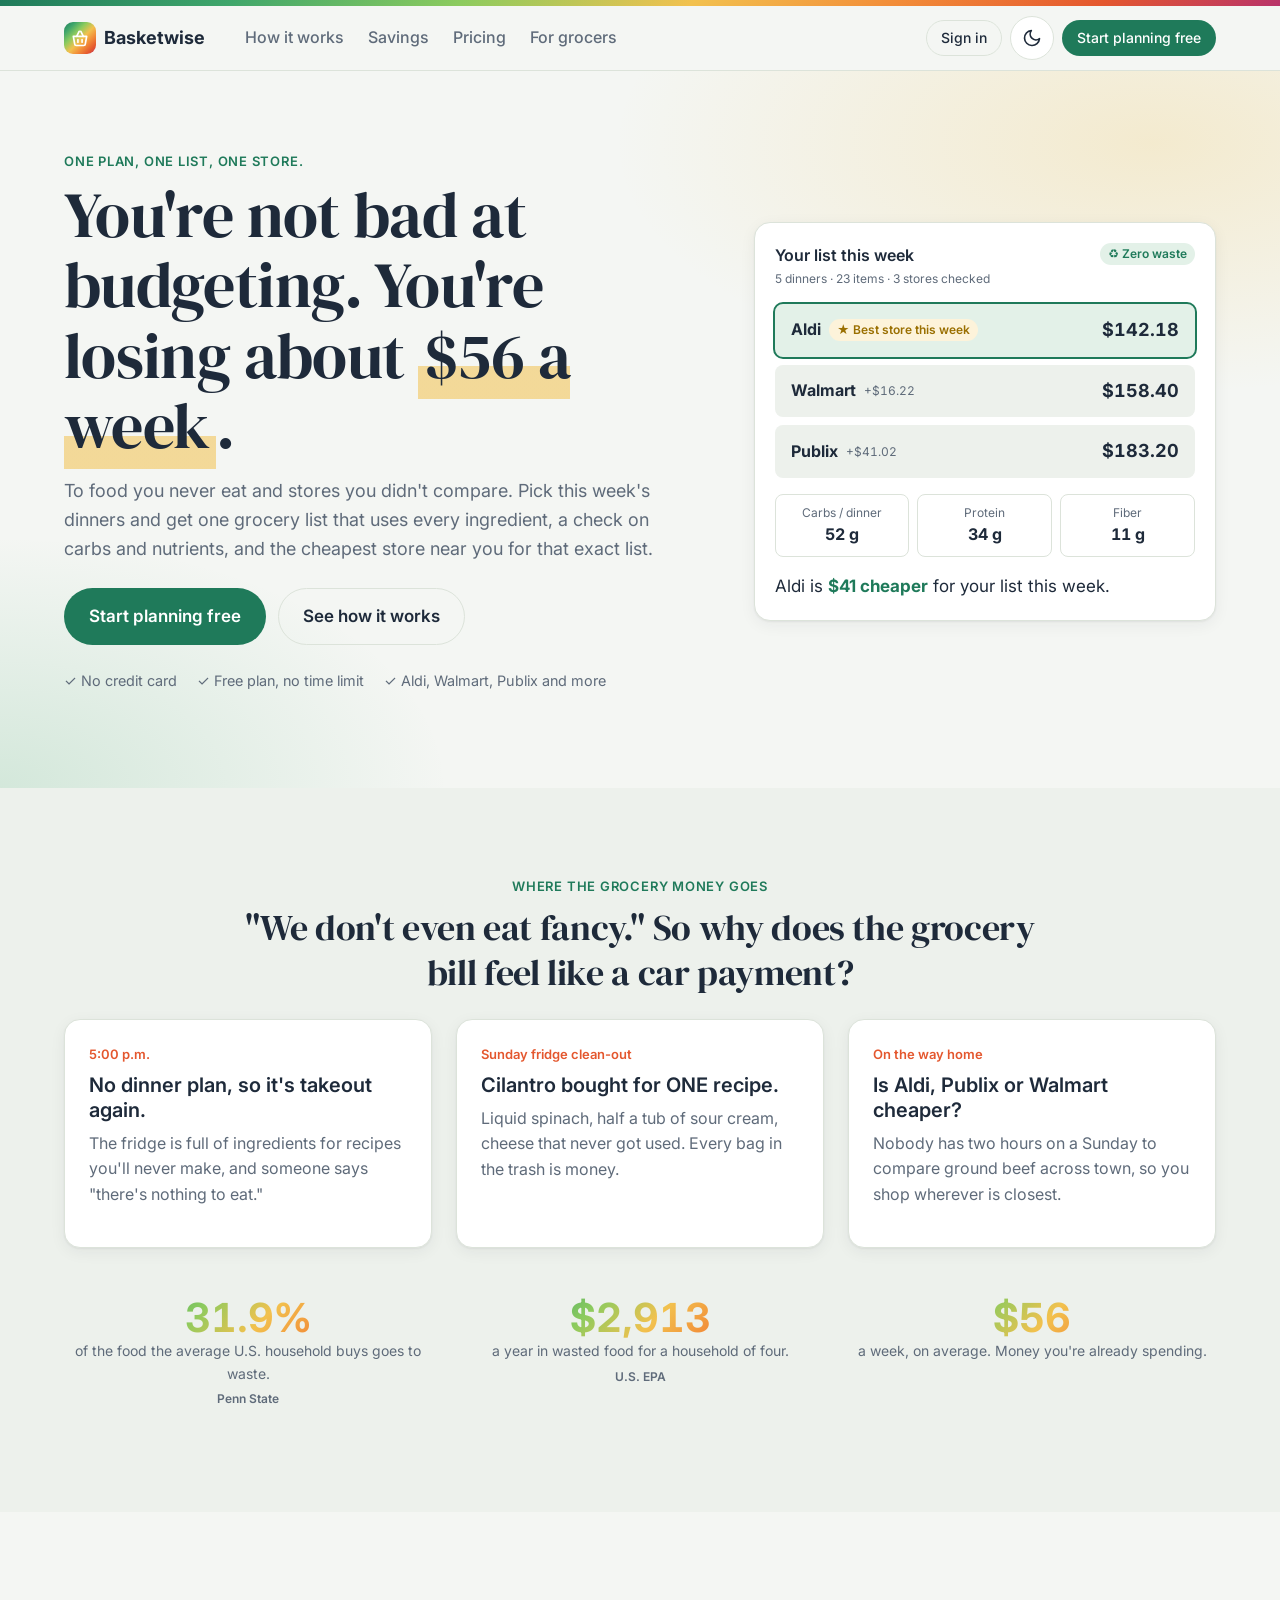
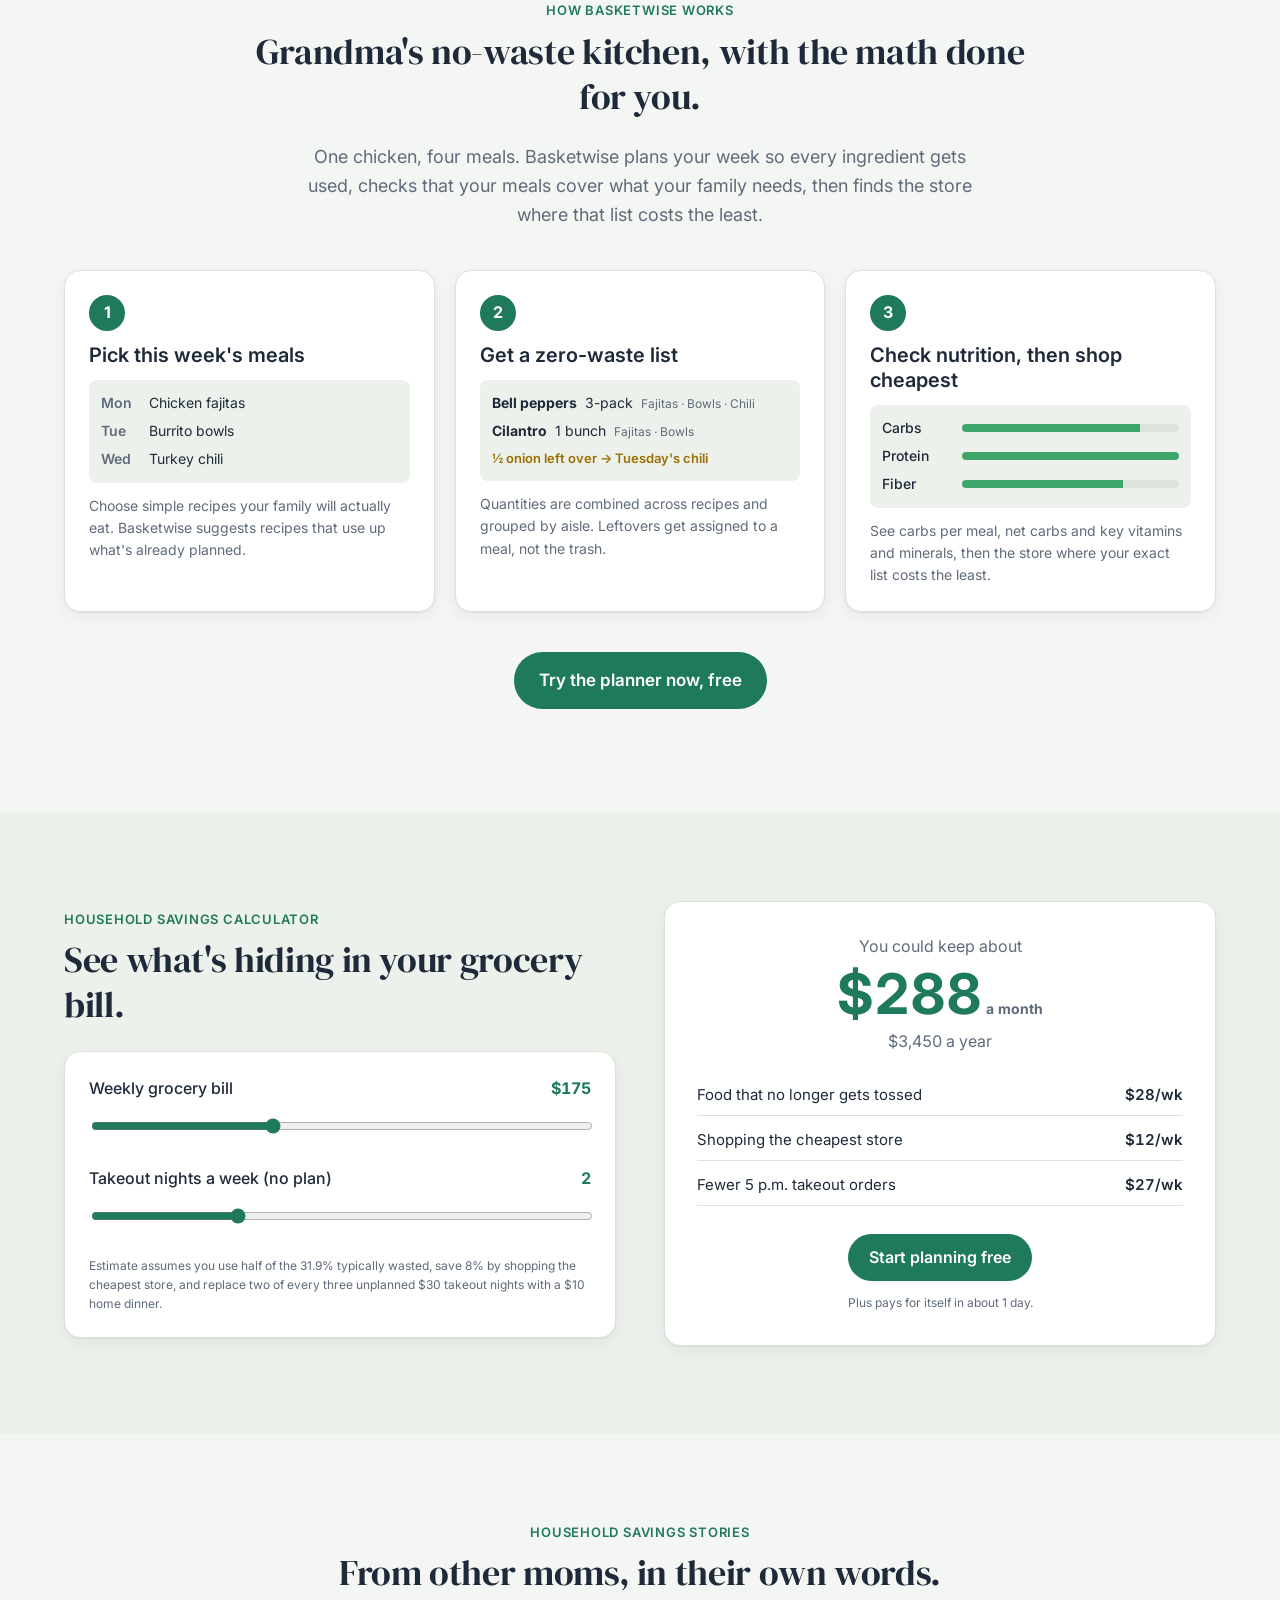
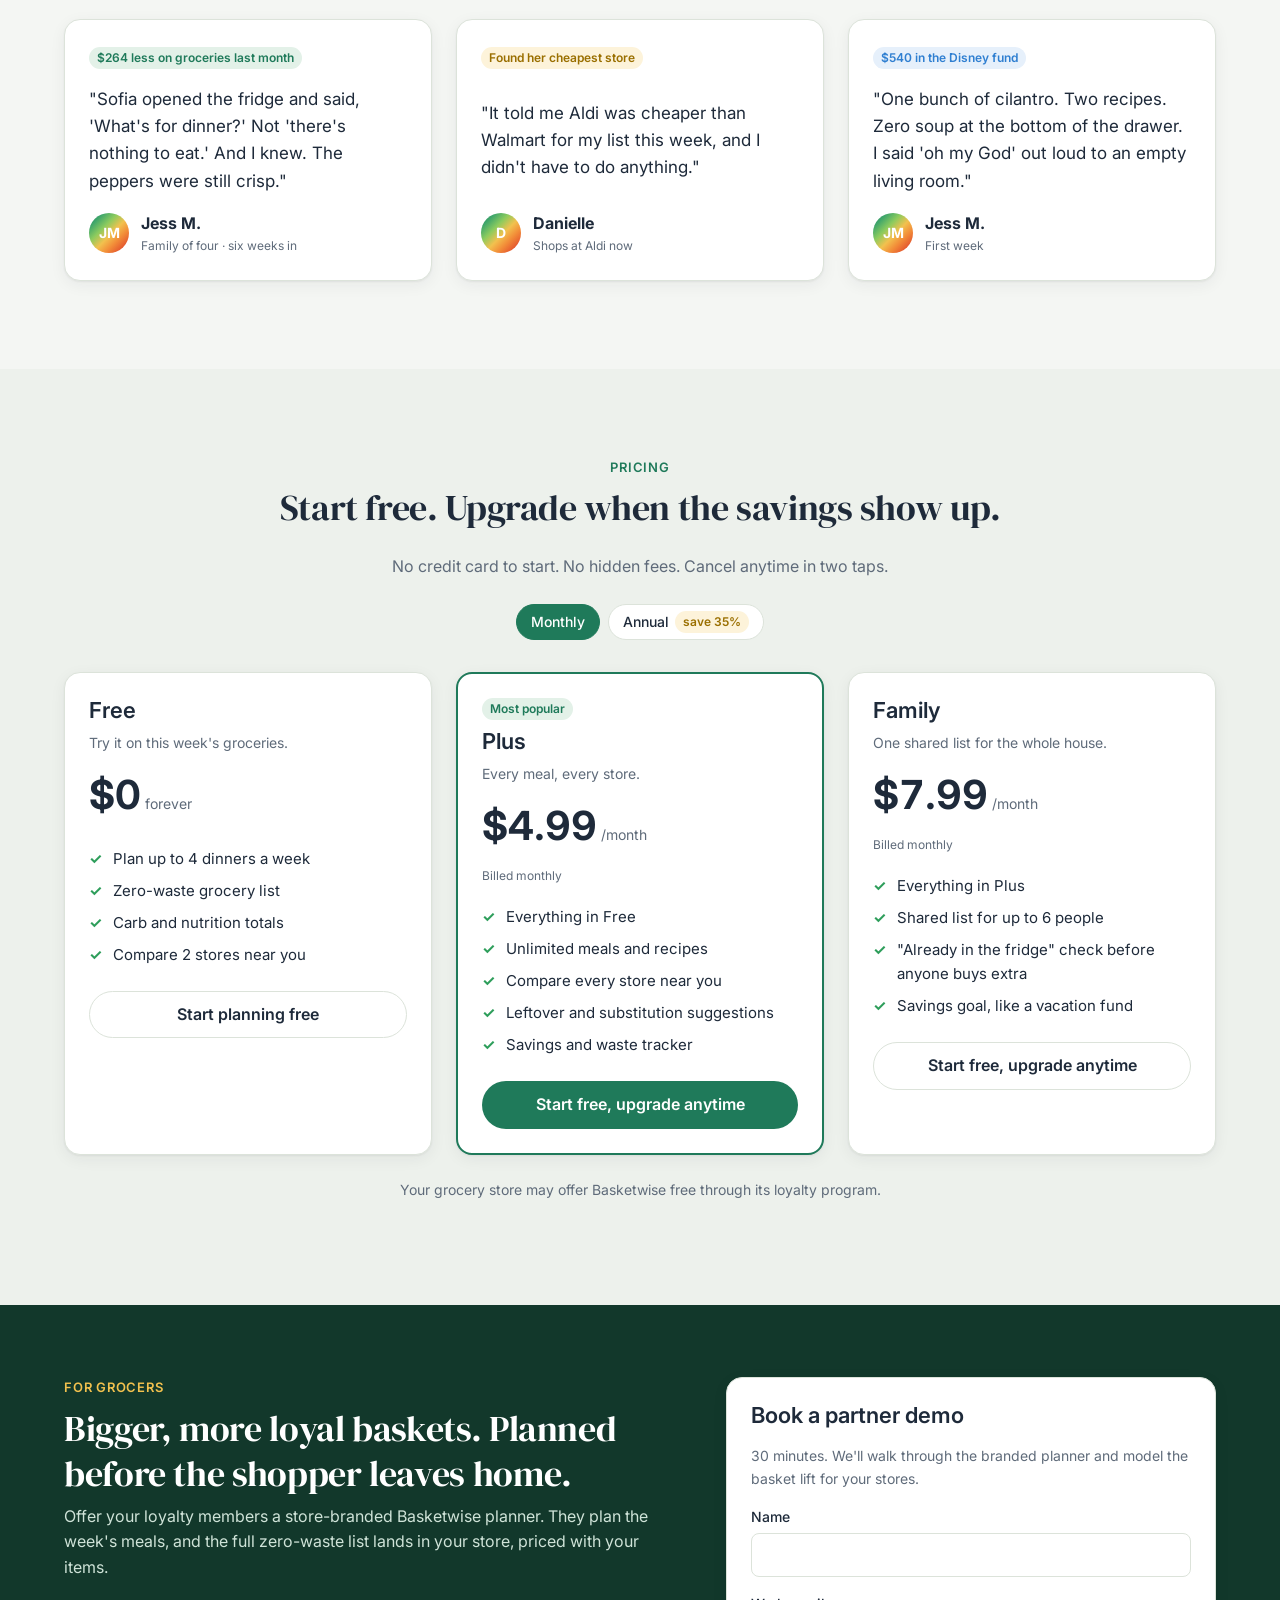
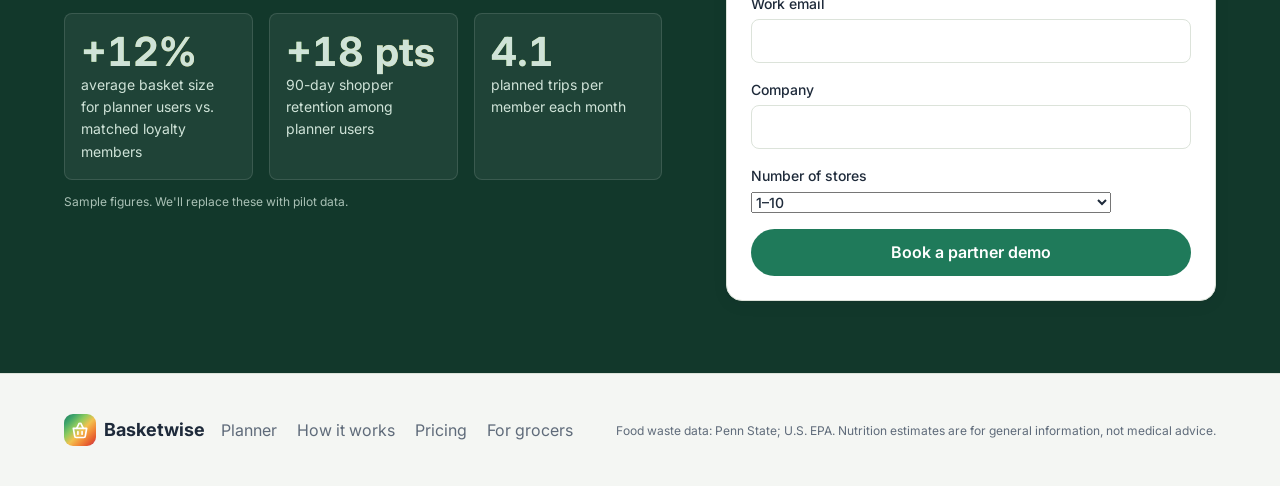
<file: index.html>
<!doctype html>
<html lang="en">
<head>
  <meta charset="utf-8">
  <meta name="viewport" content="width=device-width, initial-scale=1, viewport-fit=cover">
  <title>Basketwise · Zero-Waste Meal Planner</title>
  <meta name="description" content="Pick this week's dinners. Basketwise builds one zero-waste grocery list that uses every ingredient, counts your carbs and nutrients, and finds the cheapest store for your list.">
  <meta name="theme-color" content="#1F7A5A">
  <meta property="og:title" content="Basketwise: one plan, one list, one store">
  <meta property="og:description" content="Pick this week's recipes and get a zero-waste grocery list, nutrition totals and the cheapest store near you.">
  <link rel="icon" href="img/favicon.svg" type="image/svg+xml">
  <link rel="preconnect" href="https://fonts.googleapis.com">
  <link rel="preconnect" href="https://fonts.gstatic.com" crossorigin>
  <link href="https://fonts.googleapis.com/css2?family=DM+Serif+Display&family=Inter:wght@300;400;500;600;700&display=swap" rel="stylesheet">
  <script src="js/theme.js"></script>
  <link rel="stylesheet" href="css/styles.css">
  <link rel="stylesheet" href="css/auth.css">
  <link rel="stylesheet" href="css/landing.css">
</head>
<body>
  <a class="skip-link" href="#main">Skip to content</a>
  <div class="gradient-bar" aria-hidden="true"></div>
  <header class="site-header">
    <div class="container bar">
      <a class="brand" href="index.html" aria-label="Basketwise home">
        <span class="brand-mark" aria-hidden="true"><svg viewBox="0 0 24 24" fill="none" stroke="#fff" stroke-width="2" stroke-linecap="round" stroke-linejoin="round"><path d="M4 10h16l-1.6 9.1a2 2 0 0 1-2 1.9H7.6a2 2 0 0 1-2-1.9L4 10Z"/><path d="m8 10 3-6M16 10l-3-6"/><path d="M9.5 14v3M14.5 14v3"/></svg></span>
        Basketwise
      </a>
      <nav class="nav-links" aria-label="Main">
        <a href="#how">How it works</a>
        <a href="#savings">Savings</a>
        <a href="#pricing">Pricing</a>
        <a href="#grocers">For grocers</a>
      </nav>
      <div class="header-actions">
        <span data-account></span>
        <button class="icon-btn theme-toggle" type="button" data-theme-toggle aria-label="Toggle dark mode">
          <svg class="moon" viewBox="0 0 24 24" fill="none" stroke="currentColor" stroke-width="2" stroke-linecap="round" stroke-linejoin="round" aria-hidden="true"><path d="M21 12.8A9 9 0 1 1 11.2 3a7 7 0 0 0 9.8 9.8Z"/></svg>
          <svg class="sun" viewBox="0 0 24 24" fill="none" stroke="currentColor" stroke-width="2" stroke-linecap="round" aria-hidden="true"><circle cx="12" cy="12" r="4"/><path d="M12 2v2M12 20v2M4.9 4.9l1.4 1.4M17.7 17.7l1.4 1.4M2 12h2M20 12h2M4.9 19.1l1.4-1.4M17.7 6.3l1.4-1.4"/></svg>
        </button>
        <a class="btn btn-primary btn-sm hide-xs" href="plan.html">Start planning free</a>
        <button class="icon-btn menu-btn" type="button" aria-expanded="false" aria-controls="mobileNav" aria-label="Open menu">
          <svg viewBox="0 0 24 24" fill="none" stroke="currentColor" stroke-width="2" stroke-linecap="round" aria-hidden="true"><path d="M4 7h16M4 12h16M4 17h16"/></svg>
        </button>
      </div>
    </div>
    <nav id="mobileNav" class="mobile-nav container" aria-label="Mobile" hidden>
      <a href="#how">How it works</a>
      <a href="#savings">Savings</a>
      <a href="#pricing">Pricing</a>
      <a href="#grocers">For grocers →</a>
      <a class="btn btn-primary" href="plan.html">Start planning free</a>
    </nav>
  </header>

  <main id="main">
    <!-- Hero -->
    <section class="hero">
      <div class="container hero-grid">
        <div class="hero-copy">
          <p class="kicker">One plan, one list, one store.</p>
          <h1 class="display">You're not bad at budgeting. You're losing about <span class="hl">$56 a week</span>.</h1>
          <p class="lead">To food you never eat and stores you didn't compare. Pick this week's dinners and get one grocery list that uses every ingredient, a check on carbs and nutrients, and the cheapest store near you for that exact list.</p>
          <div class="cta-row">
            <a class="btn btn-primary btn-lg" href="plan.html">Start planning free</a>
            <a class="btn btn-ghost btn-lg" href="#how">See how it works</a>
          </div>
          <ul class="trust">
            <li>✓ No credit card</li>
            <li>✓ Free plan, no time limit</li>
            <li>✓ Aldi, Walmart, Publix and more</li>
          </ul>
        </div>
        <div class="hero-card card" aria-label="Example store comparison">
          <div class="hc-head">
            <div><p class="hc-title">Your list this week</p><p class="xsmall muted">5 dinners · 23 items · 3 stores checked</p></div>
            <span class="badge badge-green">♻ Zero waste</span>
          </div>
          <ul class="hc-stores">
            <li class="best"><span><strong>Aldi</strong><span class="badge badge-gold">★ Best store this week</span></span><span class="num price">$142.18</span></li>
            <li><span><strong>Walmart</strong><span class="xsmall muted num">+$16.22</span></span><span class="num price">$158.40</span></li>
            <li><span><strong>Publix</strong><span class="xsmall muted num">+$41.02</span></span><span class="num price">$183.20</span></li>
          </ul>
          <div class="hc-nutri">
            <div><span class="xsmall muted">Carbs / dinner</span><strong class="num">52 g</strong></div>
            <div><span class="xsmall muted">Protein</span><strong class="num">34 g</strong></div>
            <div><span class="xsmall muted">Fiber</span><strong class="num">11 g</strong></div>
          </div>
          <p class="hc-foot">Aldi is <strong>$41 cheaper</strong> for your list this week.</p>
        </div>
      </div>
    </section>

    <!-- Pain -->
    <section class="section alt" aria-labelledby="painTitle">
      <div class="container">
        <p class="kicker center">Where the grocery money goes</p>
        <h2 id="painTitle" class="center">"We don't even eat fancy." So why does the grocery bill feel like a car payment?</h2>
        <div class="grid-3">
          <article class="card pain reveal"><p class="pain-time">5:00 p.m.</p><h3>No dinner plan, so it's takeout again.</h3><p class="muted">The fridge is full of ingredients for recipes you'll never make, and someone says "there's nothing to eat."</p></article>
          <article class="card pain reveal"><p class="pain-time">Sunday fridge clean-out</p><h3>Cilantro bought for ONE recipe.</h3><p class="muted">Liquid spinach, half a tub of sour cream, cheese that never got used. Every bag in the trash is money.</p></article>
          <article class="card pain reveal"><p class="pain-time">On the way home</p><h3>Is Aldi, Publix or Walmart cheaper?</h3><p class="muted">Nobody has two hours on a Sunday to compare ground beef across town, so you shop wherever is closest.</p></article>
        </div>
        <div class="stats">
          <div><p class="stat num">31.9%</p><p class="small muted">of the food the average U.S. household buys goes to waste. <span class="src">Penn State</span></p></div>
          <div><p class="stat num">$2,913</p><p class="small muted">a year in wasted food for a household of four. <span class="src">U.S. EPA</span></p></div>
          <div><p class="stat num">$56</p><p class="small muted">a week, on average. Money you're already spending.</p></div>
        </div>
      </div>
    </section>

    <!-- How -->
    <section id="how" class="section" aria-labelledby="howTitle">
      <div class="container">
        <p class="kicker center">How Basketwise works</p>
        <h2 id="howTitle" class="center">Grandma's no-waste kitchen, with the math done for you.</h2>
        <p class="lead center narrow">One chicken, four meals. Basketwise plans your week so every ingredient gets used, checks that your meals cover what your family needs, then finds the store where that list costs the least.</p>
        <ol class="steps-grid">
          <li class="card step reveal">
            <span class="step-n">1</span>
            <h3>Pick this week's meals</h3>
            <div class="mini-week">
              <span><b>Mon</b> Chicken fajitas</span><span><b>Tue</b> Burrito bowls</span><span><b>Wed</b> Turkey chili</span>
            </div>
            <p class="muted small">Choose simple recipes your family will actually eat. Basketwise suggests recipes that use up what's already planned.</p>
          </li>
          <li class="card step reveal">
            <span class="step-n">2</span>
            <h3>Get a zero-waste list</h3>
            <div class="mini-list">
              <span><b>Bell peppers</b> 3-pack <i>Fajitas · Bowls · Chili</i></span>
              <span><b>Cilantro</b> 1 bunch <i>Fajitas · Bowls</i></span>
              <span class="leftover">½ onion left over → Tuesday's chili</span>
            </div>
            <p class="muted small">Quantities are combined across recipes and grouped by aisle. Leftovers get assigned to a meal, not the trash.</p>
          </li>
          <li class="card step reveal">
            <span class="step-n">3</span>
            <h3>Check nutrition, then shop cheapest</h3>
            <div class="mini-bars">
              <span><b>Carbs</b><i style="--w:82%"></i></span>
              <span><b>Protein</b><i style="--w:100%"></i></span>
              <span><b>Fiber</b><i style="--w:74%"></i></span>
            </div>
            <p class="muted small">See carbs per meal, net carbs and key vitamins and minerals, then the store where your exact list costs the least.</p>
          </li>
        </ol>
        <p class="center"><a class="btn btn-primary btn-lg" href="plan.html">Try the planner now, free</a></p>
      </div>
    </section>

    <!-- Calculator -->
    <section id="savings" class="section alt" aria-labelledby="calcTitle">
      <div class="container calc-grid">
        <div>
          <p class="kicker">Household savings calculator</p>
          <h2 id="calcTitle">See what's hiding in your grocery bill.</h2>
          <div class="card calc">
            <label class="range">
              <span class="range-top"><span>Weekly grocery bill</span><output id="billOut" class="num">$175</output></span>
              <input type="range" id="bill" min="50" max="400" step="5" value="175">
            </label>
            <label class="range">
              <span class="range-top"><span>Takeout nights a week (no plan)</span><output id="takeOut" class="num">2</output></span>
              <input type="range" id="takeout" min="0" max="7" step="1" value="2">
            </label>
            <p class="xsmall muted">Estimate assumes you use half of the 31.9% typically wasted, save 8% by shopping the cheapest store, and replace two of every three unplanned $30 takeout nights with a $10 home dinner.</p>
          </div>
        </div>
        <div class="card calc-result" aria-live="polite">
          <p class="muted">You could keep about</p>
          <p class="calc-big num"><span id="monthly">$0</span><span class="small muted"> a month</span></p>
          <p class="muted"><span id="yearly" class="num">$0</span> a year</p>
          <ul class="calc-rows">
            <li><span>Food that no longer gets tossed</span><span class="num" id="wasteOut">$0/wk</span></li>
            <li><span>Shopping the cheapest store</span><span class="num" id="storeOut">$0/wk</span></li>
            <li><span>Fewer 5 p.m. takeout orders</span><span class="num" id="takeoutOut">$0/wk</span></li>
          </ul>
          <a class="btn btn-primary" href="plan.html">Start planning free</a>
          <p class="xsmall muted" id="payback"></p>
        </div>
      </div>
    </section>

    <!-- Stories -->
    <section class="section" aria-labelledby="storyTitle">
      <div class="container">
        <p class="kicker center">Household savings stories</p>
        <h2 id="storyTitle" class="center">From other moms, in their own words.</h2>
        <div class="grid-3">
          <figure class="card story reveal">
            <p class="story-win"><span class="badge badge-green">$264 less on groceries last month</span></p>
            <blockquote>"Sofia opened the fridge and said, 'What's for dinner?' Not 'there's nothing to eat.' And I knew. The peppers were still crisp."</blockquote>
            <figcaption><span class="avatar" aria-hidden="true">JM</span><span><strong>Jess M.</strong><span class="xsmall muted">Family of four · six weeks in</span></span></figcaption>
          </figure>
          <figure class="card story reveal">
            <p class="story-win"><span class="badge badge-gold">Found her cheapest store</span></p>
            <blockquote>"It told me Aldi was cheaper than Walmart for my list this week, and I didn't have to do anything."</blockquote>
            <figcaption><span class="avatar" aria-hidden="true">D</span><span><strong>Danielle</strong><span class="xsmall muted">Shops at Aldi now</span></span></figcaption>
          </figure>
          <figure class="card story reveal">
            <p class="story-win"><span class="badge badge-info">$540 in the Disney fund</span></p>
            <blockquote>"One bunch of cilantro. Two recipes. Zero soup at the bottom of the drawer. I said 'oh my God' out loud to an empty living room."</blockquote>
            <figcaption><span class="avatar" aria-hidden="true">JM</span><span><strong>Jess M.</strong><span class="xsmall muted">First week</span></span></figcaption>
          </figure>
        </div>
      </div>
    </section>

    <!-- Pricing -->
    <section id="pricing" class="section alt" aria-labelledby="priceTitle">
      <div class="container">
        <p class="kicker center">Pricing</p>
        <h2 id="priceTitle" class="center">Start free. Upgrade when the savings show up.</h2>
        <p class="center muted">No credit card to start. No hidden fees. Cancel anytime in two taps.</p>
        <div class="billing" role="group" aria-label="Billing period">
          <button type="button" class="chip" data-billing="monthly" aria-pressed="true">Monthly</button>
          <button type="button" class="chip" data-billing="annual" aria-pressed="false">Annual <span class="badge badge-gold">save 35%</span></button>
        </div>
        <div class="grid-3 plans">
          <article class="card plan">
            <h3>Free</h3>
            <p class="muted small">Try it on this week's groceries.</p>
            <p class="plan-price"><span class="num">$0</span> <span class="small muted">forever</span></p>
            <ul class="checks"><li>Plan up to 4 dinners a week</li><li>Zero-waste grocery list</li><li>Carb and nutrition totals</li><li>Compare 2 stores near you</li></ul>
            <a class="btn btn-ghost" href="plan.html">Start planning free</a>
          </article>
          <article class="card plan popular">
            <span class="badge badge-green">Most popular</span>
            <h3>Plus</h3>
            <p class="muted small">Every meal, every store.</p>
            <p class="plan-price"><span class="num" data-price="plus">$4.99</span> <span class="small muted" data-period>/month</span></p>
            <p class="xsmall muted" data-note="plus">Billed monthly</p>
            <ul class="checks"><li>Everything in Free</li><li>Unlimited meals and recipes</li><li>Compare every store near you</li><li>Leftover and substitution suggestions</li><li>Savings and waste tracker</li></ul>
            <a class="btn btn-primary" href="plan.html">Start free, upgrade anytime</a>
          </article>
          <article class="card plan">
            <h3>Family</h3>
            <p class="muted small">One shared list for the whole house.</p>
            <p class="plan-price"><span class="num" data-price="family">$7.99</span> <span class="small muted" data-period>/month</span></p>
            <p class="xsmall muted" data-note="family">Billed monthly</p>
            <ul class="checks"><li>Everything in Plus</li><li>Shared list for up to 6 people</li><li>"Already in the fridge" check before anyone buys extra</li><li>Savings goal, like a vacation fund</li></ul>
            <a class="btn btn-ghost" href="plan.html">Start free, upgrade anytime</a>
          </article>
        </div>
        <p class="center small muted">Your grocery store may offer Basketwise free through its loyalty program.</p>
      </div>
    </section>

    <!-- Grocers -->
    <section id="grocers" class="grocers" aria-labelledby="grocerTitle">
      <div class="container grocer-grid">
        <div>
          <p class="kicker light">For grocers</p>
          <h2 id="grocerTitle">Bigger, more loyal baskets. Planned before the shopper leaves home.</h2>
          <p>Offer your loyalty members a store-branded Basketwise planner. They plan the week's meals, and the full zero-waste list lands in your store, priced with your items.</p>
          <div class="pilot">
            <div><p class="stat num">+12%</p><p class="small">average basket size for planner users vs. matched loyalty members</p></div>
            <div><p class="stat num">+18 pts</p><p class="small">90-day shopper retention among planner users</p></div>
            <div><p class="stat num">4.1</p><p class="small">planned trips per member each month</p></div>
          </div>
          <p class="xsmall sample">Sample figures. We'll replace these with pilot data.</p>
        </div>
        <form class="card demo-form" name="partner-demo" method="POST" data-netlify="true" netlify-honeypot="company-website" action="/thanks.html">
          <input type="hidden" name="form-name" value="partner-demo">
          <p class="hidden-field"><label>Leave this empty <input name="company-website"></label></p>
          <h3>Book a partner demo</h3>
          <p class="small muted">30 minutes. We'll walk through the branded planner and model the basket lift for your stores.</p>
          <label class="input"><span>Name</span><input name="name" required autocomplete="name"></label>
          <label class="input"><span>Work email</span><input type="email" name="email" required autocomplete="email"></label>
          <label class="input"><span>Company</span><input name="company" required autocomplete="organization"></label>
          <label class="input"><span>Number of stores</span>
            <select name="stores" class="select"><option>1–10</option><option>11–50</option><option>51–200</option><option>200+</option></select>
          </label>
          <button class="btn btn-primary" type="submit">Book a partner demo</button>
        </form>
      </div>
    </section>
  </main>

  <footer class="site-footer">
    <div class="container footer-row">
      <a class="brand" href="index.html">
        <span class="brand-mark" aria-hidden="true"><svg viewBox="0 0 24 24" fill="none" stroke="#fff" stroke-width="2" stroke-linecap="round" stroke-linejoin="round"><path d="M4 10h16l-1.6 9.1a2 2 0 0 1-2 1.9H7.6a2 2 0 0 1-2-1.9L4 10Z"/><path d="m8 10 3-6M16 10l-3-6"/><path d="M9.5 14v3M14.5 14v3"/></svg></span>
        Basketwise
      </a>
      <nav class="footer-links" aria-label="Footer">
        <a href="plan.html">Planner</a><a href="#how">How it works</a><a href="#pricing">Pricing</a><a href="#grocers">For grocers</a>
      </nav>
      <p class="xsmall muted">Food waste data: Penn State; U.S. EPA. Nutrition estimates are for general information, not medical advice.</p>
    </div>
  </footer>

  <script src="js/vendor/supabase.js"></script>
  <script src="js/config.js"></script>
  <script src="js/auth.js"></script>
  <script src="js/landing.js"></script>
</body>
</html>
</file>
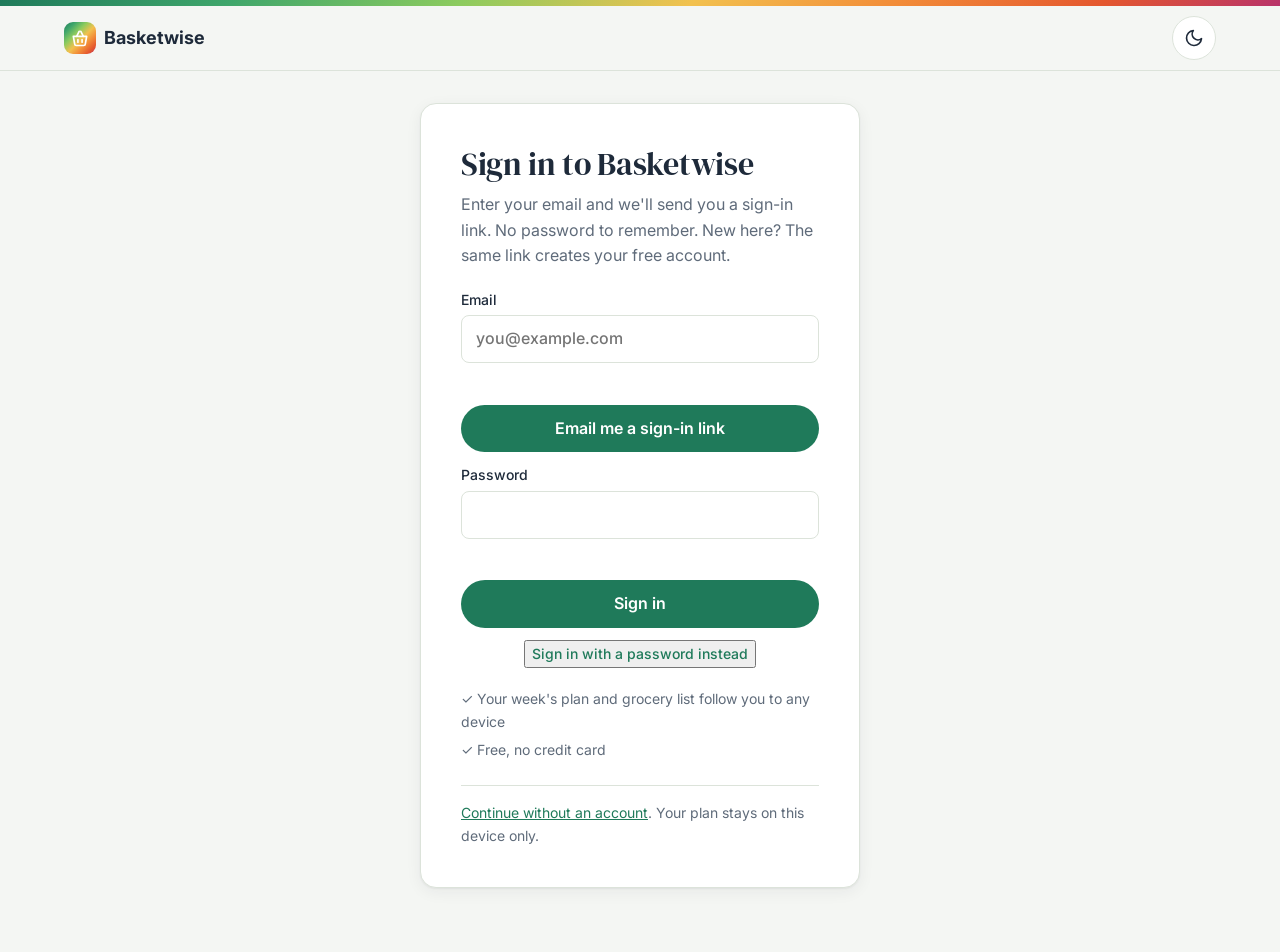
<file: admin.html>
<!doctype html>
<html lang="en">
<head>
  <meta charset="utf-8">
  <meta name="viewport" content="width=device-width, initial-scale=1, viewport-fit=cover">
  <title>Admin Console · Basketwise</title>
  <meta name="robots" content="noindex, nofollow">
  <meta name="theme-color" content="#1F7A5A">
  <link rel="icon" href="img/favicon.svg" type="image/svg+xml">
  <link rel="preconnect" href="https://fonts.googleapis.com">
  <link rel="preconnect" href="https://fonts.gstatic.com" crossorigin>
  <link href="https://fonts.googleapis.com/css2?family=DM+Serif+Display&family=Inter:wght@400;500;600;700&display=swap" rel="stylesheet">
  <script src="js/theme.js"></script>
  <link rel="stylesheet" href="css/styles.css">
  <link rel="stylesheet" href="css/app.css">
  <link rel="stylesheet" href="css/auth.css">
  <link rel="stylesheet" href="css/admin.css">
</head>
<body class="admin-page">
  <a class="skip-link" href="#main">Skip to content</a>
  <div class="gradient-bar" aria-hidden="true"></div>
  <header class="site-header">
    <div class="container bar">
      <a class="brand" href="index.html" aria-label="Basketwise home">
        <span class="brand-mark" aria-hidden="true"><svg viewBox="0 0 24 24" fill="none" stroke="#fff" stroke-width="2" stroke-linecap="round" stroke-linejoin="round"><path d="M4 10h16l-1.6 9.1a2 2 0 0 1-2 1.9H7.6a2 2 0 0 1-2-1.9L4 10Z"/><path d="m8 10 3-6M16 10l-3-6"/><path d="M9.5 14v3M14.5 14v3"/></svg></span>
        Basketwise <span class="badge admin-tag">Admin</span>
      </a>
      <nav class="admin-tabs" aria-label="Admin sections">
        <div role="tablist" class="tablist" id="adminTabs">
          <button type="button" role="tab" id="tab-overview" aria-controls="panel-overview" aria-selected="true" data-section="overview">Overview</button>
          <button type="button" role="tab" id="tab-users" aria-controls="panel-users" aria-selected="false" tabindex="-1" data-section="users">Users</button>
          <button type="button" role="tab" id="tab-activity" aria-controls="panel-activity" aria-selected="false" tabindex="-1" data-section="activity">Activity log</button>
        </div>
      </nav>
      <div class="header-actions">
        <a class="btn btn-ghost btn-sm hide-sm" href="plan.html">Planner</a>
        <span data-account></span>
        <button class="icon-btn theme-toggle" type="button" data-theme-toggle aria-label="Toggle dark mode">
          <svg class="moon" viewBox="0 0 24 24" fill="none" stroke="currentColor" stroke-width="2" stroke-linecap="round" stroke-linejoin="round" aria-hidden="true"><path d="M21 12.8A9 9 0 1 1 11.2 3a7 7 0 0 0 9.8 9.8Z"/></svg>
          <svg class="sun" viewBox="0 0 24 24" fill="none" stroke="currentColor" stroke-width="2" stroke-linecap="round" aria-hidden="true"><circle cx="12" cy="12" r="4"/><path d="M12 2v2M12 20v2M4.9 4.9l1.4 1.4M17.7 17.7l1.4 1.4M2 12h2M20 12h2M4.9 19.1l1.4-1.4M17.7 6.3l1.4-1.4"/></svg>
        </button>
      </div>
    </div>
  </header>

  <main id="main" class="container admin-main">
    <div id="gate" class="gate card"><p class="muted">Checking your access…</p></div>

    <!-- OVERVIEW -->
    <section id="panel-overview" role="tabpanel" aria-labelledby="tab-overview" class="admin-panel" hidden>
      <div class="panel-head">
        <div>
          <h1 class="h2">Site overview</h1>
          <p class="muted small" id="checkedAt">Checking systems…</p>
        </div>
        <div class="panel-actions">
          <label class="toggle small"><input type="checkbox" id="autoRefresh"> Auto-refresh every minute</label>
          <button type="button" class="btn btn-sm btn-primary" id="refreshStatus">Refresh</button>
        </div>
      </div>

      <h2 class="section-title">System health</h2>
      <div class="health-grid" id="health" aria-live="polite"></div>

      <h2 class="section-title">Users</h2>
      <div class="kpi-grid" id="kpis"></div>

      <div class="overview-cols">
        <div class="card block">
          <h2 class="h5">Most planned recipes</h2>
          <ul class="rank" id="popular"></ul>
        </div>
        <div class="card block">
          <h2 class="h5">Diets and stores</h2>
          <div id="prefs"></div>
        </div>
        <div class="card block">
          <h2 class="h5">Database</h2>
          <dl class="facts-list" id="dbFacts"></dl>
        </div>
        <div class="card block">
          <h2 class="h5">Admin shortcuts</h2>
          <ul class="links-list">
            <li><a href="https://supabase.com/dashboard/project/ymomfylsgfkipdnohzgp" target="_blank" rel="noopener">Supabase project dashboard ↗</a></li>
            <li><a href="https://supabase.com/dashboard/project/ymomfylsgfkipdnohzgp/logs/explorer" target="_blank" rel="noopener">Logs explorer ↗</a></li>
            <li><a href="https://supabase.com/dashboard/project/ymomfylsgfkipdnohzgp/auth/users" target="_blank" rel="noopener">Auth users and settings ↗</a></li>
            <li><a href="https://supabase.com/dashboard/project/ymomfylsgfkipdnohzgp/advisors/security" target="_blank" rel="noopener">Security advisor ↗</a></li>
            <li><a href="https://app.netlify.com/" target="_blank" rel="noopener">Netlify deploys and forms ↗</a></li>
          </ul>
        </div>
      </div>
    </section>

    <!-- USERS -->
    <section id="panel-users" role="tabpanel" aria-labelledby="tab-users" class="admin-panel" hidden>
      <div class="panel-head">
        <div>
          <h1 class="h2">Users</h1>
          <p class="muted small" id="userCount"></p>
        </div>
        <div class="panel-actions">
          <button type="button" class="btn btn-sm btn-ghost" id="exportCsv">Export CSV</button>
          <button type="button" class="btn btn-sm btn-primary admin-only" id="inviteBtn">Invite user</button>
        </div>
      </div>
      <div class="user-filters">
        <label class="search">
          <span class="sr-only">Search users</span>
          <svg viewBox="0 0 24 24" fill="none" stroke="currentColor" stroke-width="2" aria-hidden="true"><circle cx="11" cy="11" r="7"/><path d="m20 20-3.5-3.5"/></svg>
          <input id="userSearch" type="search" placeholder="Search by name or email" autocomplete="off">
        </label>
        <div class="chip-row" role="group" aria-label="Filter by role" id="roleFilter">
          <button type="button" class="chip" data-role-filter="all" aria-pressed="true">All</button>
          <button type="button" class="chip" data-role-filter="admin" aria-pressed="false">Admins</button>
          <button type="button" class="chip" data-role-filter="employee" aria-pressed="false">Employees</button>
          <button type="button" class="chip" data-role-filter="customer" aria-pressed="false">Customers</button>
          <button type="button" class="chip" data-role-filter="suspended" aria-pressed="false">Suspended</button>
        </div>
      </div>
      <div class="card table-card">
        <div class="table-wrap">
          <table class="table users-table">
            <thead><tr>
              <th scope="col">User</th><th scope="col">Role</th><th scope="col">Joined</th>
              <th scope="col">Last sign-in</th><th scope="col">Profile</th><th scope="col" class="num-col">Meals</th><th scope="col">Status</th>
            </tr></thead>
            <tbody id="userRows"></tbody>
          </table>
        </div>
      </div>
    </section>

    <!-- ACTIVITY -->
    <section id="panel-activity" role="tabpanel" aria-labelledby="tab-activity" class="admin-panel" hidden>
      <div class="panel-head">
        <div>
          <h1 class="h2">Activity log</h1>
          <p class="muted small">Every change made in this console: who did it, to whom, and when. The last 200 entries.</p>
        </div>
        <div class="panel-actions"><button type="button" class="btn btn-sm btn-ghost" id="refreshAudit">Refresh</button></div>
      </div>
      <div class="card table-card">
        <div class="table-wrap">
          <table class="table">
            <thead><tr><th scope="col">When</th><th scope="col">Who</th><th scope="col">Action</th><th scope="col">User affected</th><th scope="col">Details</th></tr></thead>
            <tbody id="auditRows"></tbody>
          </table>
        </div>
      </div>
    </section>
  </main>

  <!-- User detail -->
  <dialog id="userDialog" class="dialog" aria-labelledby="udTitle">
    <div class="dialog-inner" id="udBody"></div>
  </dialog>

  <!-- Invite -->
  <dialog id="inviteDialog" class="dialog dialog-sm" aria-labelledby="invTitle">
    <form class="dialog-inner" id="inviteForm" novalidate>
      <div class="dlg-head"><h2 id="invTitle" class="h4">Invite a user</h2>
        <button type="button" class="icon-btn dlg-close" data-close aria-label="Close">✕</button></div>
      <p class="small muted">We'll email them a link to join. Use this to add employees and other admins.</p>
      <label class="input"><span>Email</span><input type="email" id="inviteEmail" required autocomplete="off"></label>
      <label class="input"><span>Role</span>
        <select id="inviteRole" class="select"><option value="customer">Customer</option><option value="employee">Employee</option><option value="admin">Administrator</option></select>
      </label>
      <p class="form-error" id="inviteError" role="alert"></p>
      <div class="dlg-foot"><button type="button" class="btn btn-ghost" data-close>Cancel</button><button type="submit" class="btn btn-primary" id="inviteSubmit">Send invite</button></div>
    </form>
  </dialog>

  <div class="toast" id="toast" role="status" aria-live="polite"></div>

  <script src="js/vendor/supabase.js"></script>
  <script src="js/config.js"></script>
  <script src="js/auth.js"></script>
  <script src="js/data.js"></script>
  <script src="js/admin.js"></script>
</body>
</html>
</file>
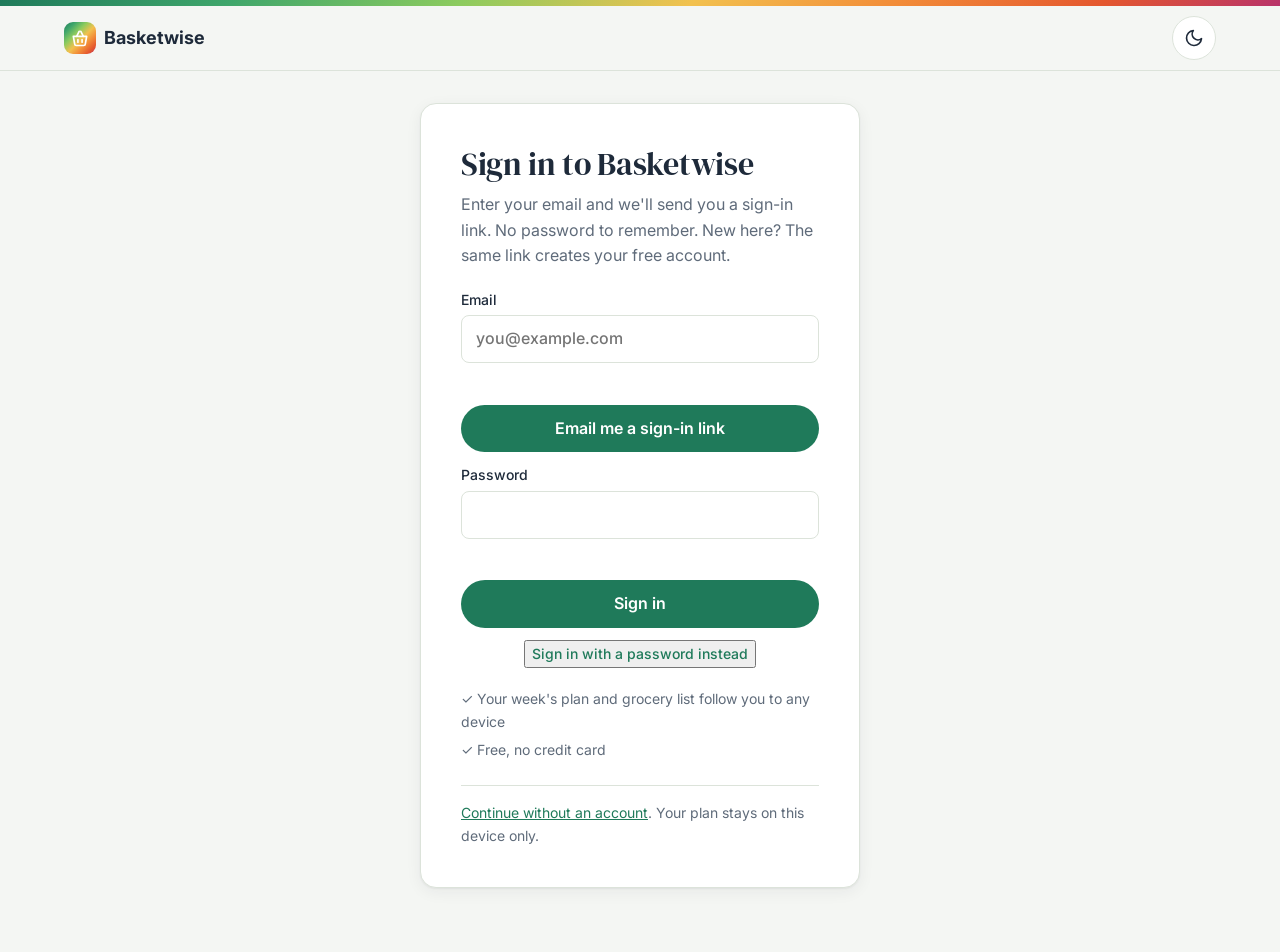
<file: login.html>
<!doctype html>
<html lang="en">
<head>
  <meta charset="utf-8">
  <meta name="viewport" content="width=device-width, initial-scale=1, viewport-fit=cover">
  <title>Sign In · Basketwise</title>
  <meta name="description" content="Sign in to Basketwise with your email. No password needed.">
  <meta name="theme-color" content="#1F7A5A">
  <link rel="icon" href="img/favicon.svg" type="image/svg+xml">
  <link rel="preconnect" href="https://fonts.googleapis.com">
  <link rel="preconnect" href="https://fonts.gstatic.com" crossorigin>
  <link href="https://fonts.googleapis.com/css2?family=DM+Serif+Display&family=Inter:wght@400;500;600;700&display=swap" rel="stylesheet">
  <script src="js/theme.js"></script>
  <link rel="stylesheet" href="css/styles.css">
  <link rel="stylesheet" href="css/auth.css">
</head>
<body class="login-page">
  <div class="gradient-bar" aria-hidden="true"></div>
  <header class="site-header">
    <div class="container bar">
      <a class="brand" href="index.html" aria-label="Basketwise home">
        <span class="brand-mark" aria-hidden="true"><svg viewBox="0 0 24 24" fill="none" stroke="#fff" stroke-width="2" stroke-linecap="round" stroke-linejoin="round"><path d="M4 10h16l-1.6 9.1a2 2 0 0 1-2 1.9H7.6a2 2 0 0 1-2-1.9L4 10Z"/><path d="m8 10 3-6M16 10l-3-6"/><path d="M9.5 14v3M14.5 14v3"/></svg></span>
        Basketwise
      </a>
      <div class="header-actions">
        <button class="icon-btn theme-toggle" type="button" data-theme-toggle aria-label="Toggle dark mode">
          <svg class="moon" viewBox="0 0 24 24" fill="none" stroke="currentColor" stroke-width="2" stroke-linecap="round" stroke-linejoin="round" aria-hidden="true"><path d="M21 12.8A9 9 0 1 1 11.2 3a7 7 0 0 0 9.8 9.8Z"/></svg>
          <svg class="sun" viewBox="0 0 24 24" fill="none" stroke="currentColor" stroke-width="2" stroke-linecap="round" aria-hidden="true"><circle cx="12" cy="12" r="4"/><path d="M12 2v2M12 20v2M4.9 4.9l1.4 1.4M17.7 17.7l1.4 1.4M2 12h2M20 12h2M4.9 19.1l1.4-1.4M17.7 6.3l1.4-1.4"/></svg>
        </button>
      </div>
    </div>
  </header>

  <main class="login-wrap">
    <div class="card login-card">
      <!-- Step 1: ask for email -->
      <section id="stepEmail">
        <h1>Sign in to Basketwise</h1>
        <p class="muted">Enter your email and we'll send you a sign-in link. No password to remember. New here? The same link creates your free account.</p>
        <form id="loginForm" novalidate>
          <label class="input">
            <span>Email</span>
            <input type="email" id="email" name="email" required autocomplete="email" inputmode="email" placeholder="you@example.com" aria-describedby="emailError">
          </label>
          <p class="form-error" id="emailError" role="alert"></p>
          <button class="btn btn-primary btn-block" type="submit" id="sendBtn">Email me a sign-in link</button>
        </form>
        <form id="passwordForm" novalidate hidden>
          <label class="input">
            <span>Password</span>
            <input type="password" id="password" name="password" autocomplete="current-password" aria-describedby="passwordError">
          </label>
          <p class="form-error" id="passwordError" role="alert"></p>
          <button class="btn btn-primary btn-block" type="submit" id="passwordBtn">Sign in</button>
        </form>
        <p class="small mode-switch"><button type="button" class="linklike" id="modeSwitch">Sign in with a password instead</button></p>
        <ul class="perks small">
          <li>✓ Your week's plan and grocery list follow you to any device</li>
          <li>✓ Free, no credit card</li>
        </ul>
      </section>

      <!-- Step 2: check your inbox -->
      <section id="stepSent" hidden>
        <div class="sent-icon" aria-hidden="true">✉️</div>
        <h1>Check your email</h1>
        <p class="muted">We sent a sign-in link to <strong id="sentTo"></strong>. Open it on this device and you'll land in your planner, signed in.</p>
        <p class="small muted">Can't find it? Check spam or promotions. The link works once and expires after an hour.</p>
        <div class="sent-actions">
          <button class="btn btn-ghost" type="button" id="resendBtn">Resend link</button>
          <button class="btn btn-ghost" type="button" id="changeEmail">Use a different email</button>
        </div>
        <p class="form-error" id="resendMsg" role="status"></p>
      </section>

      <!-- Already signed in -->
      <section id="stepSignedIn" hidden>
        <div class="sent-icon" aria-hidden="true">✓</div>
        <h1>You're signed in</h1>
        <p class="muted">Signed in as <strong id="signedInAs"></strong>.</p>
        <div class="sent-actions">
          <a class="btn btn-primary" href="plan.html">Open my planner</a>
          <button class="btn btn-ghost" type="button" data-signout>Sign out</button>
        </div>
      </section>

      <p class="small muted back"><a href="plan.html">Continue without an account</a>. Your plan stays on this device only.</p>
    </div>
  </main>

  <script src="js/vendor/supabase.js"></script>
  <script src="js/config.js"></script>
  <script src="js/auth.js"></script>
  <script src="js/login.js"></script>
</body>
</html>
</file>
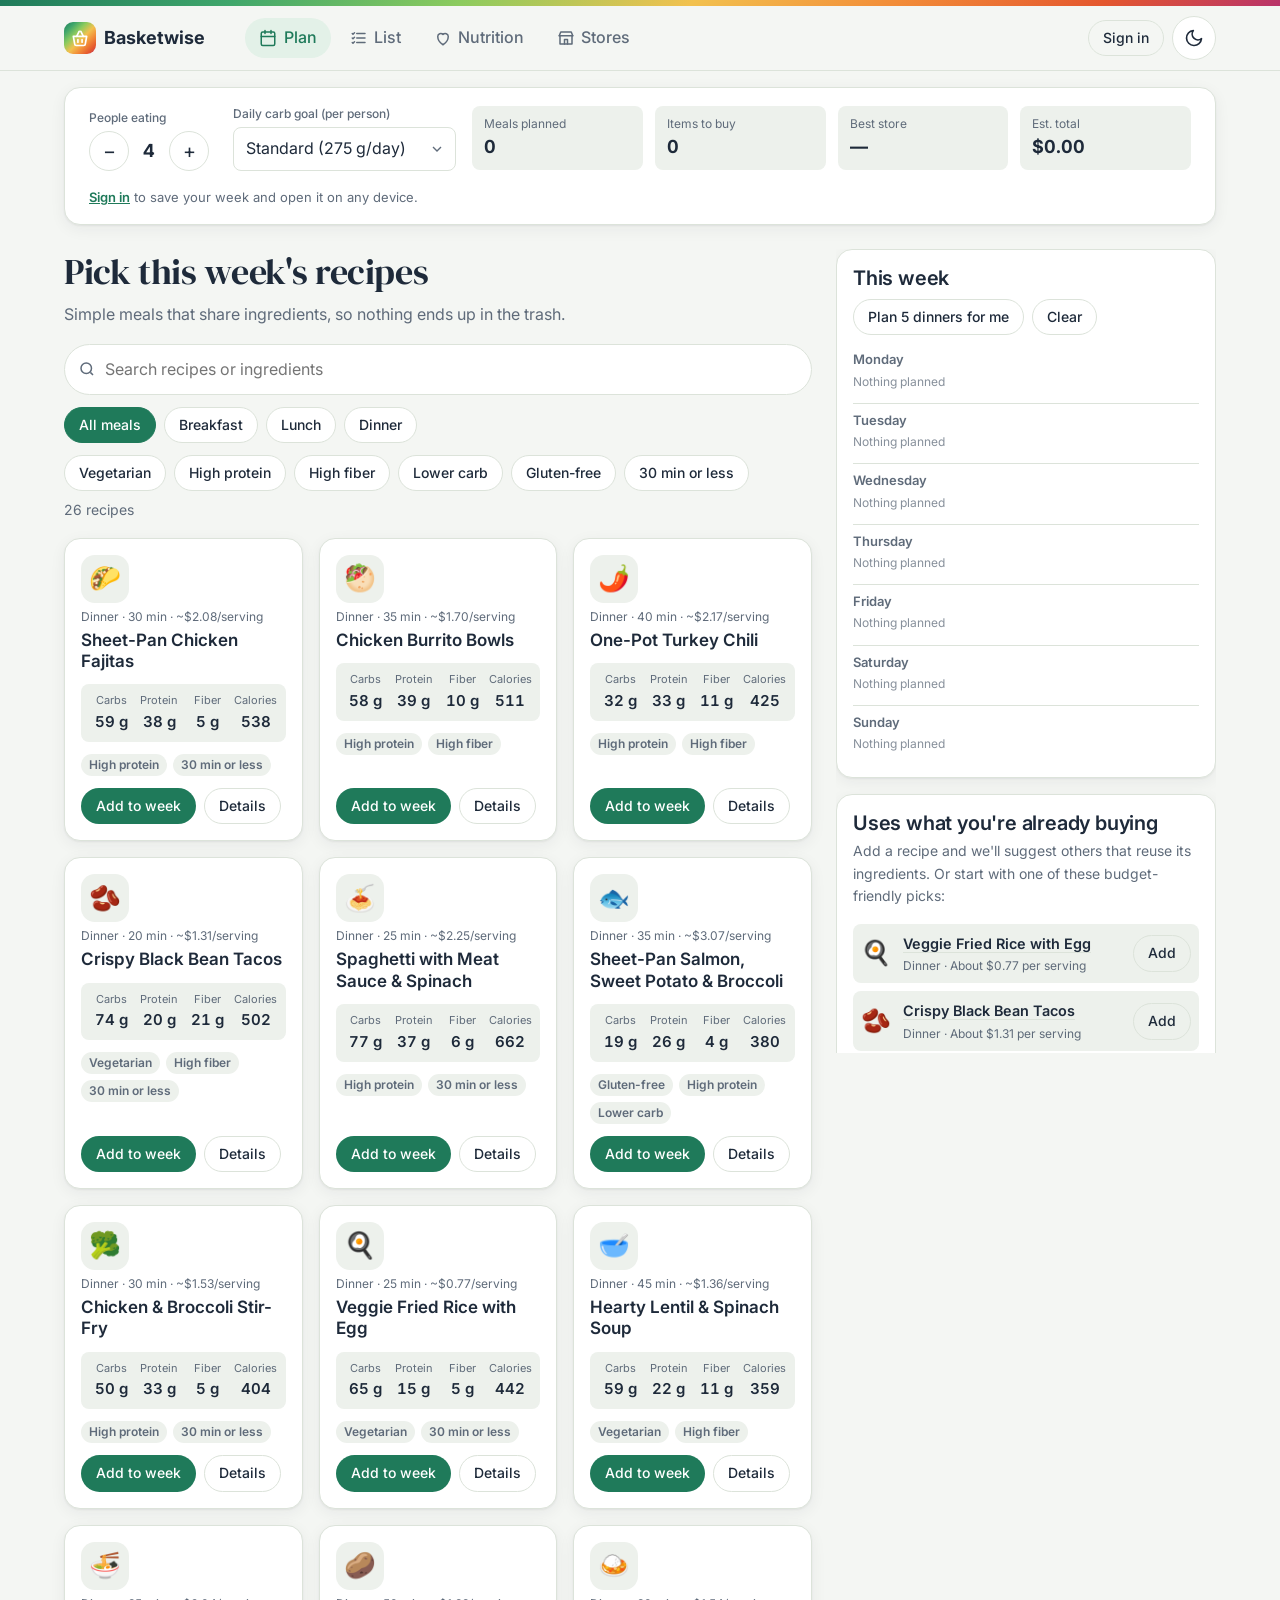
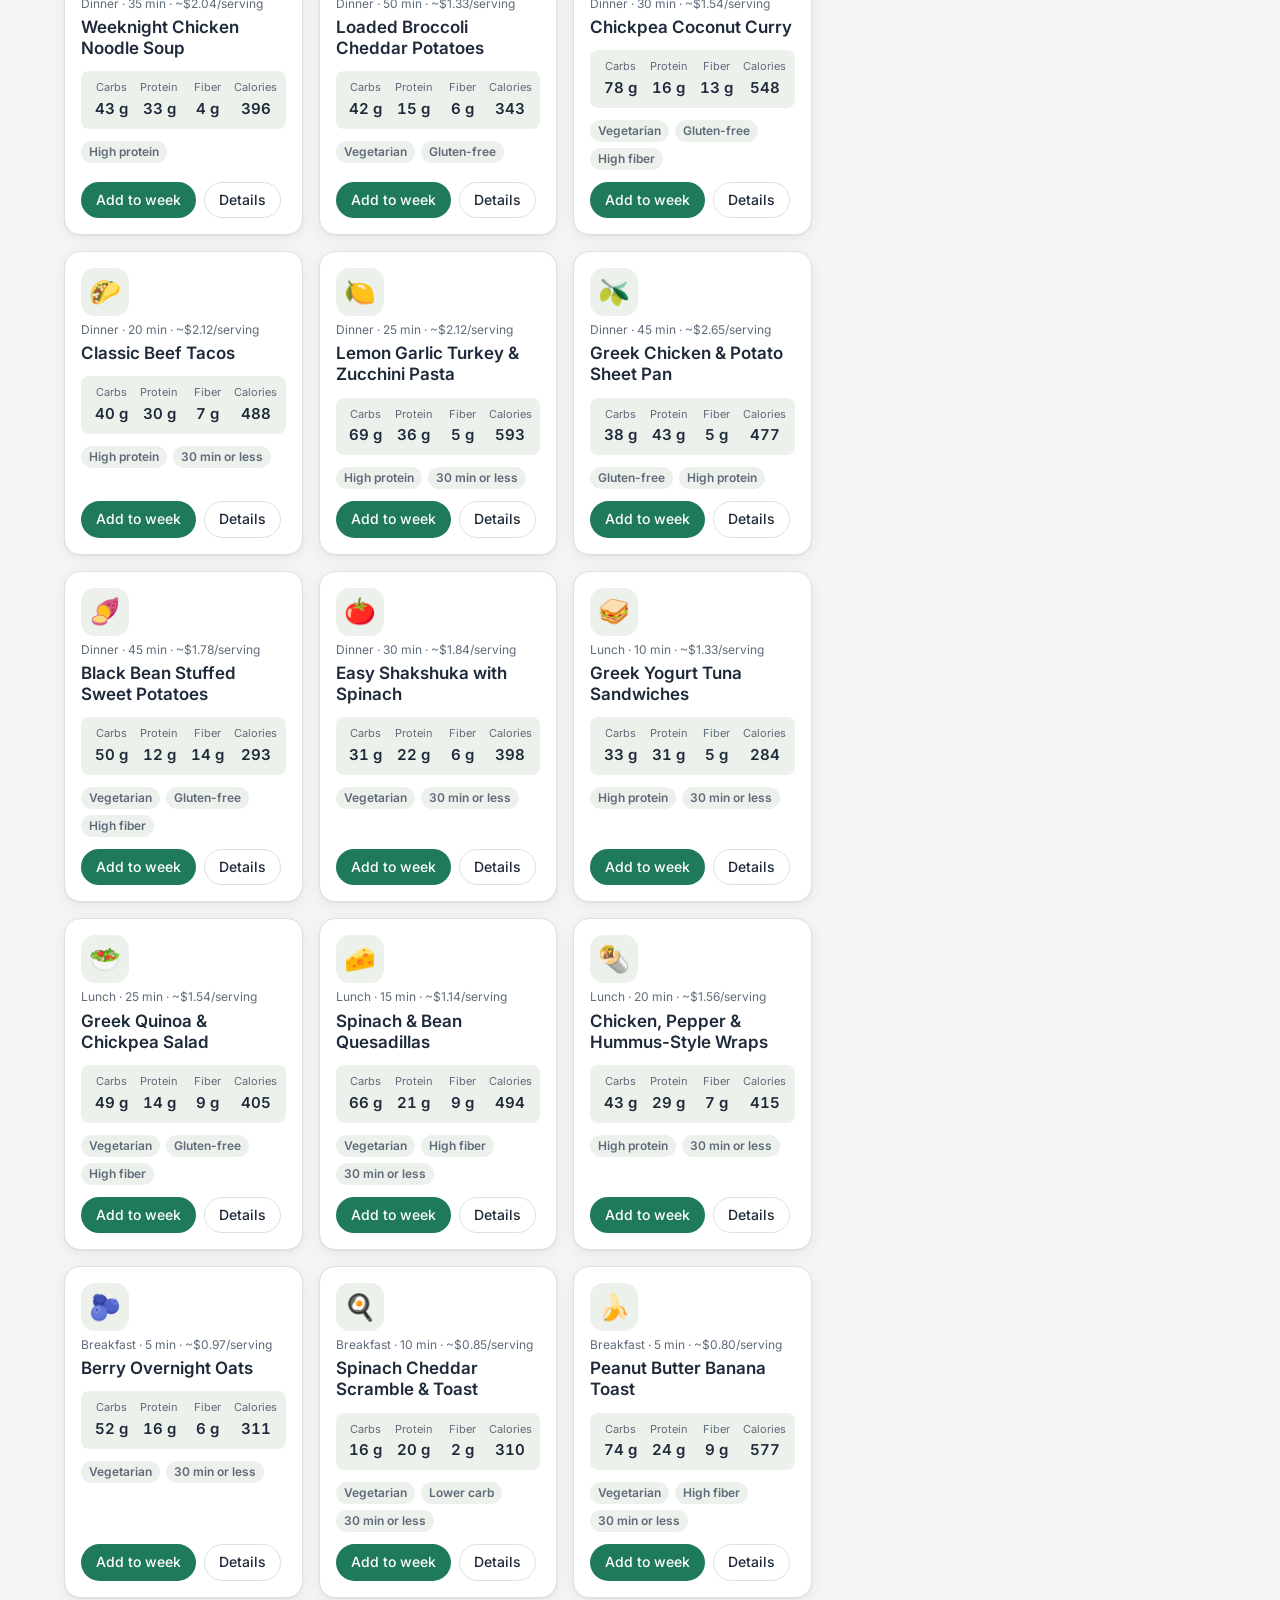
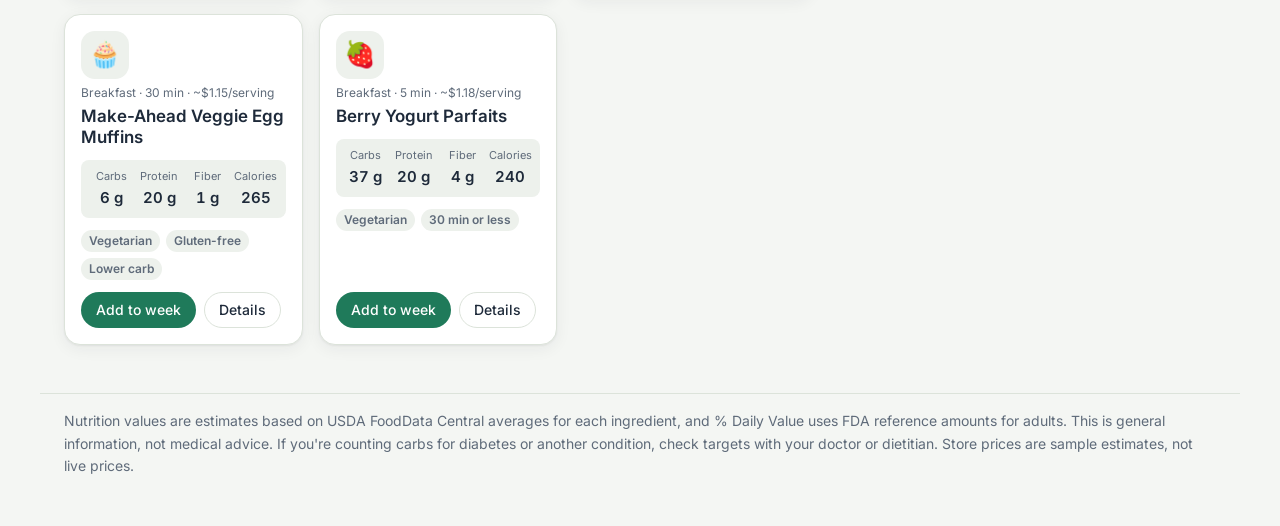
<file: plan.html>
<!doctype html>
<html lang="en">
<head>
  <meta charset="utf-8">
  <meta name="viewport" content="width=device-width, initial-scale=1, viewport-fit=cover">
  <title>Weekly Planner · Basketwise</title>
  <meta name="description" content="Pick this week's recipes and get one zero-waste grocery list, nutrition totals including carbs, and the cheapest store for your list.">
  <meta name="theme-color" content="#1F7A5A">
  <link rel="icon" href="img/favicon.svg" type="image/svg+xml">
  <link rel="preconnect" href="https://fonts.googleapis.com">
  <link rel="preconnect" href="https://fonts.gstatic.com" crossorigin>
  <link href="https://fonts.googleapis.com/css2?family=DM+Serif+Display&family=Inter:wght@300;400;500;600;700&display=swap" rel="stylesheet">
  <script src="js/theme.js"></script>
  <link rel="stylesheet" href="css/styles.css">
  <link rel="stylesheet" href="css/auth.css">
  <link rel="stylesheet" href="css/app.css">
</head>
<body class="app">
  <a class="skip-link" href="#main">Skip to content</a>
  <div class="gradient-bar" aria-hidden="true"></div>
  <header class="site-header">
    <div class="container bar">
      <a class="brand" href="index.html" aria-label="Basketwise home">
        <span class="brand-mark" aria-hidden="true"><svg viewBox="0 0 24 24" fill="none" stroke="#fff" stroke-width="2" stroke-linecap="round" stroke-linejoin="round"><path d="M4 10h16l-1.6 9.1a2 2 0 0 1-2 1.9H7.6a2 2 0 0 1-2-1.9L4 10Z"/><path d="m8 10 3-6M16 10l-3-6"/><path d="M9.5 14v3M14.5 14v3"/></svg></span>
        Basketwise
      </a>
      <nav class="tabs-top" aria-label="Planner sections">
        <div role="tablist" class="tablist" id="tablistTop"></div>
      </nav>
      <div class="header-actions">
        <span data-account></span>
        <button class="icon-btn theme-toggle" type="button" data-theme-toggle aria-label="Toggle dark mode">
          <svg class="moon" viewBox="0 0 24 24" fill="none" stroke="currentColor" stroke-width="2" stroke-linecap="round" stroke-linejoin="round" aria-hidden="true"><path d="M21 12.8A9 9 0 1 1 11.2 3a7 7 0 0 0 9.8 9.8Z"/></svg>
          <svg class="sun" viewBox="0 0 24 24" fill="none" stroke="currentColor" stroke-width="2" stroke-linecap="round" aria-hidden="true"><circle cx="12" cy="12" r="4"/><path d="M12 2v2M12 20v2M4.9 4.9l1.4 1.4M17.7 17.7l1.4 1.4M2 12h2M20 12h2M4.9 19.1l1.4-1.4M17.7 6.3l1.4-1.4"/></svg>
        </button>
      </div>
    </div>
  </header>

  <main id="main" class="container app-main">
    <section class="summary card" aria-label="Your week at a glance">
      <div class="summary-controls">
        <div class="field">
          <span class="field-label" id="hhLabel">People eating</span>
          <div class="stepper" role="group" aria-labelledby="hhLabel">
            <button type="button" class="icon-btn" data-step="-1" aria-label="Fewer people">−</button>
            <output id="household" class="num" aria-live="polite">4</output>
            <button type="button" class="icon-btn" data-step="1" aria-label="More people">+</button>
          </div>
        </div>
        <label class="field">
          <span class="field-label">Daily carb goal (per person)</span>
          <select id="carbGoal" class="select"></select>
        </label>
      </div>
      <dl class="summary-stats" aria-live="polite">
        <div><dt>Meals planned</dt><dd class="num" id="statMeals">0</dd></div>
        <div><dt>Items to buy</dt><dd class="num" id="statItems">0</dd></div>
        <div><dt>Best store</dt><dd id="statStore">—</dd></div>
        <div><dt>Est. total</dt><dd class="num" id="statTotal">$0.00</dd></div>
      </dl>
      <p class="sync-status" id="syncStatus" aria-live="polite"></p>
    </section>

    <!-- PLAN -->
    <section id="panel-plan" class="panel" role="tabpanel" aria-labelledby="tab-plan">
      <div class="plan-layout">
        <div class="browser">
          <div class="browser-head">
            <p class="greeting" id="greeting" hidden></p>
            <h1 class="h2">Pick this week's recipes</h1>
            <p class="muted">Simple meals that share ingredients, so nothing ends up in the trash.</p>
            <p class="diet-note small muted" id="dietNote" hidden></p>
          </div>
          <div class="filters">
            <label class="search">
              <span class="sr-only">Search recipes</span>
              <svg viewBox="0 0 24 24" fill="none" stroke="currentColor" stroke-width="2" aria-hidden="true"><circle cx="11" cy="11" r="7"/><path d="m20 20-3.5-3.5"/></svg>
              <input id="search" type="search" placeholder="Search recipes or ingredients" autocomplete="off">
            </label>
            <div class="chip-row" role="group" aria-label="Meal type" id="mealFilters"></div>
            <div class="chip-row" role="group" aria-label="Diet and nutrition filters" id="tagFilters"></div>
          </div>
          <p class="small muted" id="resultCount" aria-live="polite"></p>
          <div class="recipe-grid" id="recipeGrid"></div>
        </div>

        <aside class="week" aria-labelledby="weekTitle">
          <div class="week-card card">
            <div class="week-head">
              <h2 id="weekTitle" class="h4">This week</h2>
              <div class="week-actions">
                <button type="button" class="btn btn-sm btn-ghost" id="autoPlan">Plan 5 dinners for me</button>
                <button type="button" class="btn btn-sm btn-ghost" id="clearPlan">Clear</button>
              </div>
            </div>
            <ol class="days" id="days"></ol>
          </div>
          <div class="suggest-card card">
            <h2 class="h4">Uses what you're already buying</h2>
            <p class="small muted" id="suggestIntro">Add a recipe and we'll suggest others that reuse its ingredients.</p>
            <ul class="suggest-list" id="suggestList"></ul>
          </div>
        </aside>
      </div>
    </section>

    <!-- LIST -->
    <section id="panel-list" class="panel" role="tabpanel" aria-labelledby="tab-list" hidden>
      <div class="list-head">
        <div>
          <h1 class="h2">Your zero-waste grocery list</h1>
          <p class="muted" id="listSub">Quantities are combined across recipes and grouped by aisle.</p>
        </div>
        <div class="list-actions">
          <label class="field inline">
            <span class="field-label">Prices at</span>
            <select id="listStore" class="select"></select>
          </label>
          <button type="button" class="btn btn-sm btn-ghost" id="copyList">Copy list</button>
          <button type="button" class="btn btn-sm btn-ghost" id="printList">Print</button>
          <button type="button" class="btn btn-sm btn-ghost" id="resetCart">Uncheck all</button>
        </div>
      </div>
      <div class="progress" aria-hidden="true"><span id="cartBar"></span></div>
      <p class="small muted" id="cartText" aria-live="polite"></p>
      <div id="leftovers"></div>
      <div id="listGroups" class="list-groups"></div>
    </section>

    <!-- NUTRITION -->
    <section id="panel-nutrition" class="panel" role="tabpanel" aria-labelledby="tab-nutrition" hidden>
      <div class="list-head">
        <div>
          <h1 class="h2">Nutrition for the week</h1>
          <p class="muted" id="nutriSub">Per person, from the meals you've planned.</p>
        </div>
      </div>
      <div id="nutriBody"></div>
    </section>

    <!-- STORES -->
    <section id="panel-stores" class="panel" role="tabpanel" aria-labelledby="tab-stores" hidden>
      <div class="list-head">
        <div>
          <h1 class="h2">Where to shop this week</h1>
          <p class="muted">Your exact list, priced at each store. Items you already have are left out.</p>
        </div>
      </div>
      <div id="storeBody"></div>
    </section>
  </main>

  <nav class="tabs-bottom" aria-label="Planner sections">
    <div role="tablist" class="tablist" id="tablistBottom"></div>
  </nav>

  <dialog id="recipeDialog" class="dialog" aria-labelledby="dlgTitle">
    <div class="dialog-inner" id="dlgBody"></div>
  </dialog>

  <div class="toast" id="toast" role="status" aria-live="polite"></div>

  <footer class="app-footer container small muted">
    <p>Nutrition values are estimates based on USDA FoodData Central averages for each ingredient, and % Daily Value uses FDA reference amounts for adults. This is general information, not medical advice. If you're counting carbs for diabetes or another condition, check targets with your doctor or dietitian. Store prices are sample estimates, not live prices.</p>
  </footer>

  <script src="js/vendor/supabase.js"></script>
  <script src="js/config.js"></script>
  <script src="js/auth.js"></script>
  <script src="js/data.js"></script>
  <script src="js/app.js"></script>
</body>
</html>
</file>
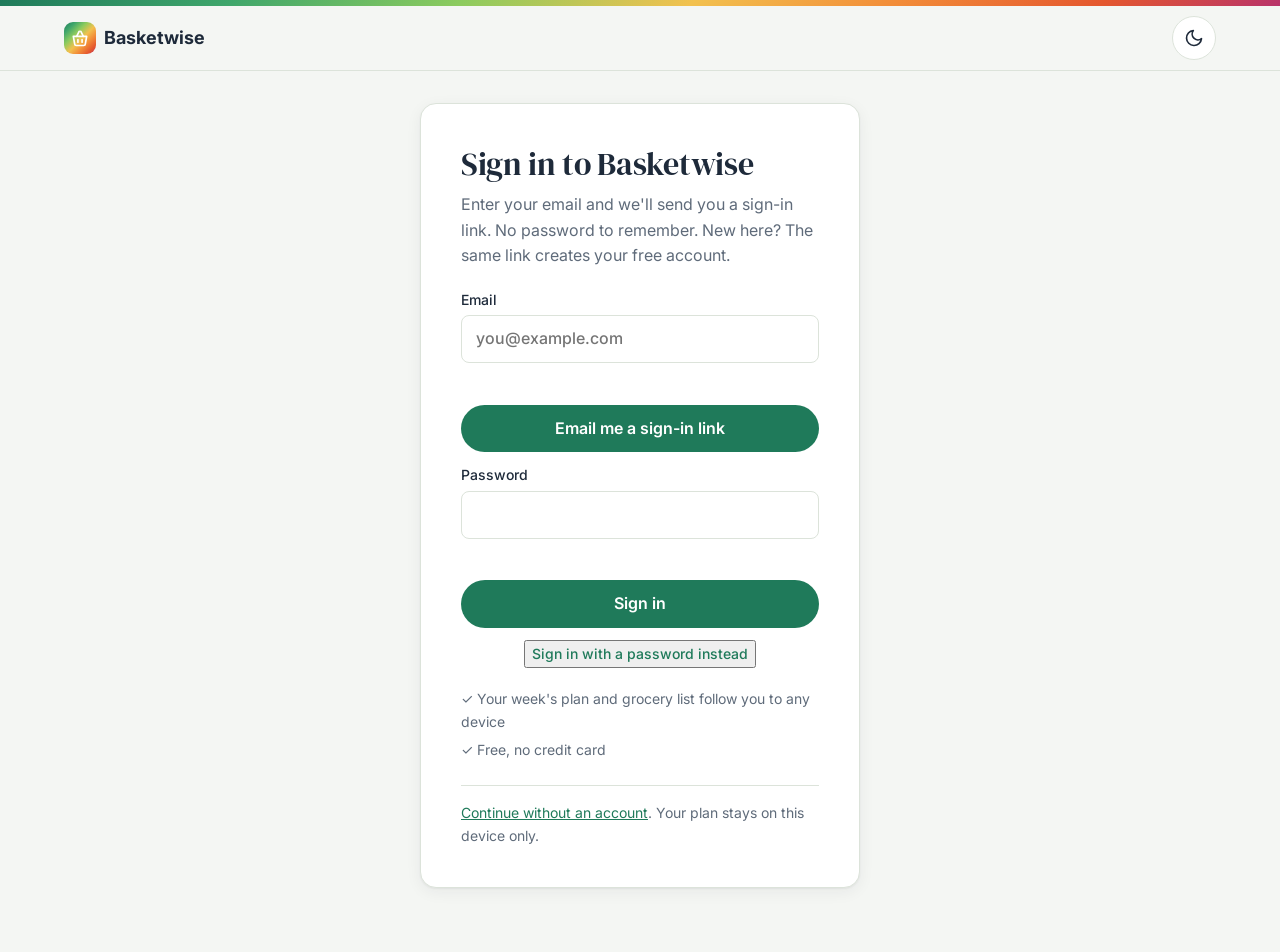
<file: profile.html>
<!doctype html>
<html lang="en">
<head>
  <meta charset="utf-8">
  <meta name="viewport" content="width=device-width, initial-scale=1, viewport-fit=cover">
  <title>Your Profile · Basketwise</title>
  <meta name="description" content="Set your name, household size, diet and store so Basketwise plans around your family.">
  <meta name="theme-color" content="#1F7A5A">
  <link rel="icon" href="img/favicon.svg" type="image/svg+xml">
  <link rel="preconnect" href="https://fonts.googleapis.com">
  <link rel="preconnect" href="https://fonts.gstatic.com" crossorigin>
  <link href="https://fonts.googleapis.com/css2?family=DM+Serif+Display&family=Inter:wght@400;500;600;700&display=swap" rel="stylesheet">
  <script src="js/theme.js"></script>
  <link rel="stylesheet" href="css/styles.css">
  <link rel="stylesheet" href="css/app.css">
  <link rel="stylesheet" href="css/auth.css">
</head>
<body class="profile-page">
  <a class="skip-link" href="#main">Skip to content</a>
  <div class="gradient-bar" aria-hidden="true"></div>
  <header class="site-header">
    <div class="container bar">
      <a class="brand" href="index.html" aria-label="Basketwise home">
        <span class="brand-mark" aria-hidden="true"><svg viewBox="0 0 24 24" fill="none" stroke="#fff" stroke-width="2" stroke-linecap="round" stroke-linejoin="round"><path d="M4 10h16l-1.6 9.1a2 2 0 0 1-2 1.9H7.6a2 2 0 0 1-2-1.9L4 10Z"/><path d="m8 10 3-6M16 10l-3-6"/><path d="M9.5 14v3M14.5 14v3"/></svg></span>
        Basketwise
      </a>
      <div class="header-actions">
        <span data-account></span>
        <button class="icon-btn theme-toggle" type="button" data-theme-toggle aria-label="Toggle dark mode">
          <svg class="moon" viewBox="0 0 24 24" fill="none" stroke="currentColor" stroke-width="2" stroke-linecap="round" stroke-linejoin="round" aria-hidden="true"><path d="M21 12.8A9 9 0 1 1 11.2 3a7 7 0 0 0 9.8 9.8Z"/></svg>
          <svg class="sun" viewBox="0 0 24 24" fill="none" stroke="currentColor" stroke-width="2" stroke-linecap="round" aria-hidden="true"><circle cx="12" cy="12" r="4"/><path d="M12 2v2M12 20v2M4.9 4.9l1.4 1.4M17.7 17.7l1.4 1.4M2 12h2M20 12h2M4.9 19.1l1.4-1.4M17.7 6.3l1.4-1.4"/></svg>
        </button>
      </div>
    </div>
  </header>

  <main id="main" class="profile-wrap">
    <p class="profile-loading muted" id="loading">Loading your profile…</p>

    <form class="card profile-card" id="profileForm" novalidate hidden>
      <div class="profile-head">
        <span class="profile-avatar" id="avatar" aria-hidden="true">?</span>
        <div>
          <p class="eyebrow" id="eyebrow">Your profile</p>
          <h1 id="title">Your profile</h1>
          <p class="muted" id="intro">These settings shape your planner: portions, carb targets, recipe filters and where we price your list.</p>
        </div>
      </div>

      <fieldset class="pf-section">
        <legend>About you</legend>
        <label class="input">
          <span>Your name <span class="req" aria-hidden="true">*</span></span>
          <input id="displayName" name="display_name" required maxlength="50" autocomplete="given-name" placeholder="e.g. Jess" aria-describedby="nameError">
        </label>
        <p class="form-error" id="nameError"></p>
        <div class="input">
          <span>Email</span>
          <p class="readonly" id="email"></p>
        </div>
      </fieldset>

      <fieldset class="pf-section">
        <legend>Your household</legend>
        <div class="input">
          <span id="hhLabel">People you cook for</span>
          <div class="stepper" role="group" aria-labelledby="hhLabel">
            <button type="button" class="icon-btn" data-step="-1" aria-label="Fewer people">−</button>
            <output id="household" class="num" aria-live="polite">4</output>
            <button type="button" class="icon-btn" data-step="1" aria-label="More people">+</button>
          </div>
          <p class="xsmall muted">Recipes and your grocery list are scaled to this many servings.</p>
        </div>
        <label class="input">
          <span>Daily carb goal (per person)</span>
          <select id="carbGoal" class="select"></select>
          <span class="xsmall muted">Used on the Nutrition tab. If you count carbs for a health condition, check your target with your doctor or dietitian.</span>
        </label>
      </fieldset>

      <fieldset class="pf-section">
        <legend>How you eat</legend>
        <p class="xsmall muted">Vegetarian and gluten-free only suggest recipes that fit. The others start the recipe list filtered your way.</p>
        <div class="check-chips" id="diet"></div>
      </fieldset>

      <fieldset class="pf-section">
        <legend>Where you shop</legend>
        <div class="radio-chips" id="stores"></div>
        <label class="input zip">
          <span>ZIP code <span class="muted">(optional)</span></span>
          <input id="zip" name="zip_code" inputmode="numeric" autocomplete="postal-code" placeholder="33431" aria-describedby="zipError zipHint">
          <span class="xsmall muted" id="zipHint">For local store prices as they become available.</span>
        </label>
        <p class="form-error" id="zipError"></p>
      </fieldset>

      <div class="pf-actions">
        <button class="btn btn-primary" type="submit" id="saveBtn">Save profile</button>
        <a class="btn btn-ghost" href="plan.html" id="skipLink">Back to planner</a>
        <p class="form-error" id="saveError" role="alert"></p>
      </div>
    </form>
  </main>

  <div class="toast" id="toast" role="status" aria-live="polite"></div>

  <script src="js/vendor/supabase.js"></script>
  <script src="js/config.js"></script>
  <script src="js/auth.js"></script>
  <script src="js/data.js"></script>
  <script src="js/profile.js"></script>
</body>
</html>
</file>
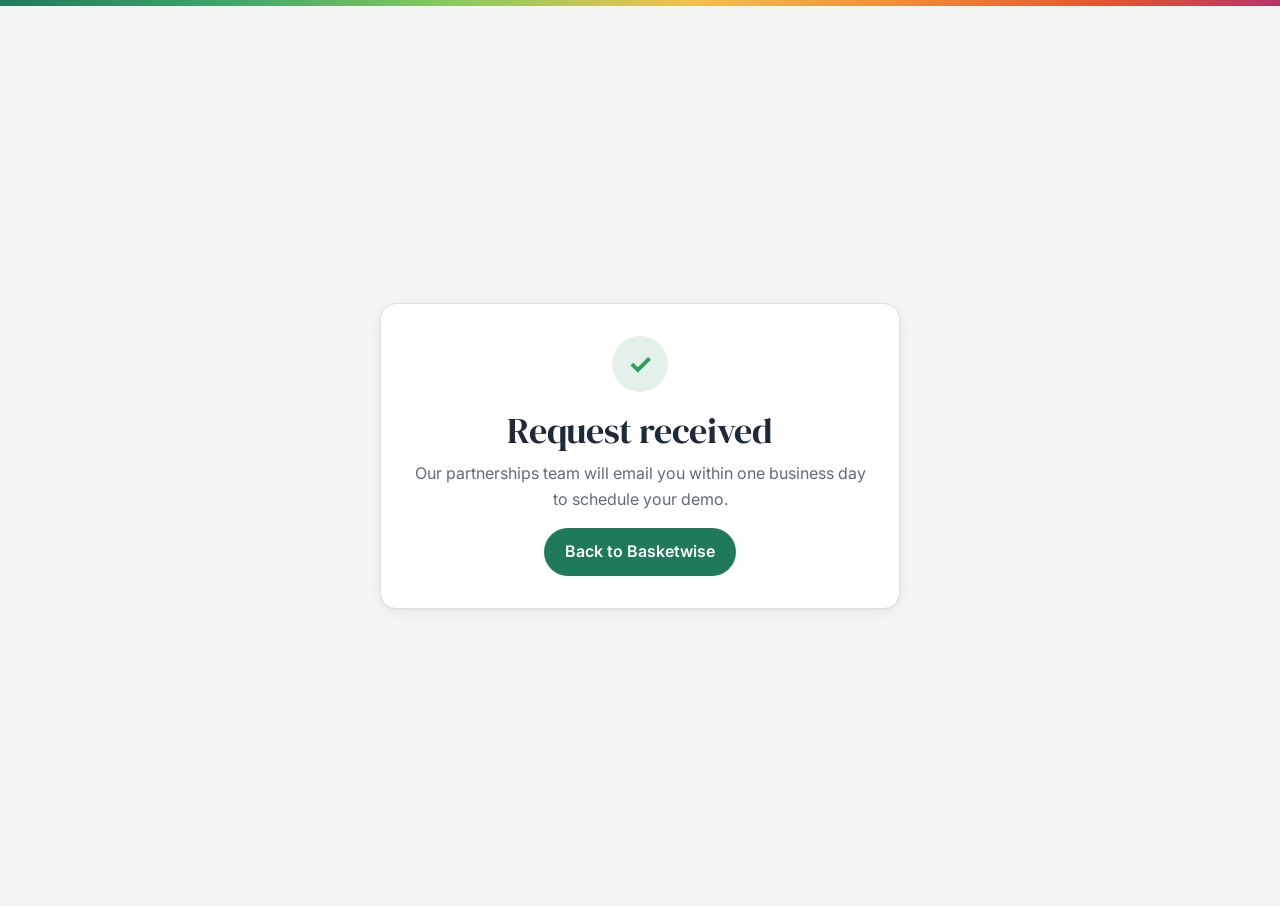
<file: thanks.html>
<!doctype html>
<html lang="en">
<head>
  <meta charset="utf-8">
  <meta name="viewport" content="width=device-width, initial-scale=1">
  <title>Request Received · Basketwise</title>
  <link rel="icon" href="img/favicon.svg" type="image/svg+xml">
  <link rel="preconnect" href="https://fonts.googleapis.com">
  <link rel="preconnect" href="https://fonts.gstatic.com" crossorigin>
  <link href="https://fonts.googleapis.com/css2?family=DM+Serif+Display&family=Inter:wght@400;500;600;700&display=swap" rel="stylesheet">
  <script src="js/theme.js"></script>
  <link rel="stylesheet" href="css/styles.css">
  <style>
    .wrap { min-height: 100vh; display: grid; place-items: center; padding: 16px; }
    .box { max-width: 520px; padding: 2rem; text-align: center; }
    .box h1 { font-size: 2.25rem; }
    .check { display: grid; place-items: center; width: 56px; height: 56px; margin: 0 auto 1rem; border-radius: 999px; background: var(--primary-soft); color: var(--success); font-size: 1.75rem; font-weight: 700; }
  </style>
</head>
<body>
  <div class="gradient-bar" aria-hidden="true"></div>
  <main class="wrap">
    <div class="card box">
      <div class="check" aria-hidden="true">✓</div>
      <h1>Request received</h1>
      <p class="muted">Our partnerships team will email you within one business day to schedule your demo.</p>
      <a class="btn btn-primary" href="index.html">Back to Basketwise</a>
    </div>
  </main>
</body>
</html>
</file>
<file: css/styles.css>
/* Basketwise design tokens + shared styles (landing page and planner). */

:root {
  --garden: #1F7A5A;
  --leaf: #3FA66B;
  --lime: #8CCB5E;
  --gold: #F2C14E;
  --citrus: #F28C38;
  --tomato: #E4572E;
  --berry: #B8336A;
  --gradient: linear-gradient(135deg, #1F7A5A 0%, #3FA66B 18%, #8CCB5E 36%, #F2C14E 54%, #F28C38 70%, #E4572E 86%, #B8336A 100%);

  --bg: #F4F6F3;
  --surface: #FFFFFF;
  --surface-2: #EDF1EC;
  --border: #DCE3DA;
  --text: #1E2A3A;
  --muted: #5F6B7A;
  --primary: #1F7A5A;
  --primary-hover: #196549;
  --on-primary: #FFFFFF;
  --primary-soft: #E3F1E8;
  --accent-soft: #FDF3DA;

  --success: #2E9E5B;
  --warning: #9A6F00;
  --warning-soft: #FDF3D6;
  --error: #D23B3B;
  --info: #2F7FD1;
  --info-soft: #E6F0FB;

  --shadow: 0 1px 2px rgba(30, 42, 58, .06), 0 4px 16px rgba(30, 42, 58, .06);
  --shadow-lg: 0 8px 30px rgba(30, 42, 58, .12);
  --radius: 1rem;
  --radius-sm: .5rem;

  --font: "Inter", system-ui, -apple-system, "Segoe UI", sans-serif;
  --serif: "DM Serif Display", Georgia, serif;
  color-scheme: light;
}

@media (prefers-color-scheme: dark) {
  :root:not([data-theme="light"]) {
    --bg: #0B0F14;
    --surface: #141B24;
    --surface-2: #1B2430;
    --border: #2A3542;
    --text: #E8EDF2;
    --muted: #A3AFBD;
    --primary: #4FBF85;
    --primary-hover: #66CC96;
    --on-primary: #0B0F14;
    --primary-soft: #16302A;
    --accent-soft: #2E2714;
    --success: #4FBF85;
    --warning: #F2C14E;
    --warning-soft: #2E2714;
    --error: #F07070;
    --info: #6AAEF0;
    --info-soft: #152538;
    --shadow: 0 1px 2px rgba(0, 0, 0, .4), 0 4px 16px rgba(0, 0, 0, .3);
    --shadow-lg: 0 8px 30px rgba(0, 0, 0, .5);
    color-scheme: dark;
  }
}
:root[data-theme="dark"] {
  --bg: #0B0F14;
  --surface: #141B24;
  --surface-2: #1B2430;
  --border: #2A3542;
  --text: #E8EDF2;
  --muted: #A3AFBD;
  --primary: #4FBF85;
  --primary-hover: #66CC96;
  --on-primary: #0B0F14;
  --primary-soft: #16302A;
  --accent-soft: #2E2714;
  --success: #4FBF85;
  --warning: #F2C14E;
  --warning-soft: #2E2714;
  --error: #F07070;
  --info: #6AAEF0;
  --info-soft: #152538;
  --shadow: 0 1px 2px rgba(0, 0, 0, .4), 0 4px 16px rgba(0, 0, 0, .3);
  --shadow-lg: 0 8px 30px rgba(0, 0, 0, .5);
  color-scheme: dark;
}

*, *::before, *::after { box-sizing: border-box; }
html { -webkit-text-size-adjust: 100%; scroll-behavior: smooth; }
body {
  margin: 0;
  background: var(--bg);
  color: var(--text);
  font-family: var(--font);
  font-size: 1rem;
  line-height: 1.6;
  transition: background-color .2s, color .2s;
}
img, svg { display: block; max-width: 100%; }
a { color: var(--primary); }
h1, h2, h3, h4, h5, h6 { margin: 0 0 .5rem; line-height: 1.25; }
h1, h2, .display { font-family: var(--serif); font-weight: 400; letter-spacing: -.01em; }
h3, h4, h5, h6 { font-weight: 600; }
p { margin: 0 0 1rem; }
button, input, select, textarea { font: inherit; color: inherit; }
:focus-visible { outline: 2px solid var(--primary); outline-offset: 2px; border-radius: 4px; }
.sr-only { position: absolute; width: 1px; height: 1px; padding: 0; margin: -1px; overflow: hidden; clip: rect(0 0 0 0); white-space: nowrap; border: 0; }
.num, .price { font-variant-numeric: tabular-nums; }
.muted { color: var(--muted); }
.small { font-size: .875rem; }
.xsmall { font-size: .75rem; }
.container { width: 100%; max-width: 1200px; margin: 0 auto; padding: 0 16px; }
@media (min-width: 768px) { .container { padding: 0 24px; } }

.skip-link { position: absolute; left: -999px; top: 8px; background: var(--surface); padding: .5rem 1rem; border-radius: var(--radius-sm); z-index: 100; }
.skip-link:focus { left: 8px; }

/* Buttons */
.btn {
  display: inline-flex; align-items: center; justify-content: center; gap: .5rem;
  min-height: 44px; padding: .625rem 1.25rem;
  border-radius: 999px; border: 1px solid transparent;
  font-weight: 600; text-decoration: none; cursor: pointer;
  transition: transform .15s, box-shadow .15s, background-color .15s, border-color .15s;
  white-space: nowrap;
}
.btn:active { transform: scale(.98); }
.btn-primary { background: var(--primary); color: var(--on-primary); }
.btn-primary:hover { background: var(--primary-hover); transform: translateY(-2px); box-shadow: var(--shadow-lg); }
.btn-ghost { background: transparent; border-color: var(--border); color: var(--text); }
.btn-ghost:hover { border-color: var(--primary); color: var(--primary); }
.btn-sm { min-height: 36px; padding: .375rem .875rem; font-size: .875rem; font-weight: 500; }
.btn[disabled] { opacity: .5; cursor: not-allowed; transform: none; box-shadow: none; }
.icon-btn {
  display: inline-grid; place-items: center; width: 44px; height: 44px;
  border-radius: 999px; border: 1px solid var(--border); background: var(--surface);
  cursor: pointer; color: var(--text);
}
.icon-btn:hover { border-color: var(--primary); color: var(--primary); }
.icon-btn svg { width: 20px; height: 20px; }

/* Header */
.site-header {
  position: sticky; top: 0; z-index: 40;
  background: color-mix(in srgb, var(--bg) 88%, transparent);
  backdrop-filter: saturate(1.4) blur(10px);
  -webkit-backdrop-filter: saturate(1.4) blur(10px);
  border-bottom: 1px solid var(--border);
}
.site-header .bar { display: flex; align-items: center; gap: 1rem; height: 64px; }
.brand { display: inline-flex; align-items: center; gap: .5rem; font-weight: 700; font-size: 1.125rem; color: var(--text); text-decoration: none; }
.brand-mark { width: 32px; height: 32px; border-radius: 9px; background: var(--gradient); display: grid; place-items: center; }
.brand-mark svg { width: 20px; height: 20px; }
.nav-links { display: none; gap: 1.5rem; margin-left: 1.5rem; }
.nav-links a { color: var(--muted); text-decoration: none; font-weight: 500; }
.nav-links a:hover, .nav-links a[aria-current="page"] { color: var(--text); }
.header-actions { margin-left: auto; display: flex; gap: .5rem; align-items: center; }
@media (min-width: 900px) { .nav-links { display: flex; } }

.theme-toggle .sun { display: none; }
[data-theme-active="dark"] .theme-toggle .sun { display: block; }
[data-theme-active="dark"] .theme-toggle .moon { display: none; }

/* Cards, badges, chips */
.card { background: var(--surface); border: 1px solid var(--border); border-radius: var(--radius); box-shadow: var(--shadow); }
.badge {
  display: inline-flex; align-items: center; gap: .25rem;
  padding: .125rem .5rem; border-radius: 999px;
  font-size: .75rem; font-weight: 600; line-height: 1.5;
  background: var(--surface-2); color: var(--muted);
}
.badge-green { background: var(--primary-soft); color: var(--primary); }
.badge-gold { background: var(--accent-soft); color: var(--warning); }
.badge-info { background: var(--info-soft); color: var(--info); }
.chip {
  display: inline-flex; align-items: center; min-height: 36px; padding: .25rem .875rem;
  border-radius: 999px; border: 1px solid var(--border); background: var(--surface);
  font-size: .875rem; font-weight: 500; cursor: pointer; color: var(--text);
}
.chip[aria-pressed="true"] { background: var(--primary); border-color: var(--primary); color: var(--on-primary); }

.gradient-bar { height: 6px; background: var(--gradient); }

@media (prefers-reduced-motion: reduce) {
  *, *::before, *::after { animation-duration: .01ms !important; animation-iteration-count: 1 !important; transition-duration: .01ms !important; scroll-behavior: auto !important; }
}
</file>
<file: css/auth.css>
/* Sign-in page and header account menu (loaded on every page). */

.account { position: relative; }
.account-btn {
  display: grid; place-items: center; width: 44px; height: 44px; border-radius: 999px;
  border: 0; background: var(--gradient); color: #fff; font-weight: 700; cursor: pointer;
}
.account-btn:hover { box-shadow: var(--shadow-lg); }
.account-menu {
  position: absolute; right: 0; top: calc(100% + 8px); z-index: 50;
  width: 240px; padding: 1rem; display: grid; gap: .5rem; box-shadow: var(--shadow-lg);
}
.account-menu[hidden] { display: none; }
.account-menu p { margin: 0; }
.account-name { font-weight: 700; font-size: 1.0625rem; overflow-wrap: anywhere; }
.account-email { font-weight: 600; overflow-wrap: anywhere; margin-bottom: .25rem !important; }
.account-email.xsmall { font-weight: 400; }
.account-signin { white-space: nowrap; }

.sync-status { margin: 0; font-size: .8125rem; color: var(--muted); grid-column: 1 / -1; }
.sync-status a { font-weight: 600; }
.sync-status .ok { color: var(--success); font-weight: 600; }
.sync-status .err { color: var(--error); font-weight: 600; }

/* Sign-in page */
.login-wrap { min-height: calc(100vh - 70px); display: grid; place-items: center; padding: 2rem 16px 4rem; }
.login-card { width: 100%; max-width: 440px; padding: 2rem 1.5rem; }
@media (min-width: 640px) { .login-card { padding: 2.5rem; } }
.login-card h1 { font-size: 2rem; }
.login-card form { display: grid; gap: .75rem; margin-top: 1.25rem; }
.input { display: grid; gap: .25rem; font-size: .875rem; font-weight: 500; }
.input input {
  min-height: 48px; padding: .5rem .875rem; border-radius: var(--radius-sm);
  border: 1px solid var(--border); background: var(--surface); font-size: 1rem;
  transition: box-shadow .2s, border-color .2s;
}
.input input:focus { outline: none; border-color: var(--primary); box-shadow: 0 0 0 2px var(--primary); }
.form-error { margin: 0; min-height: 1.25em; font-size: .875rem; color: var(--error); }
#resendMsg { color: var(--muted); margin-top: .75rem; }
.btn-block { width: 100%; }
.perks { list-style: none; padding: 0; margin: 1.25rem 0 0; display: grid; gap: .375rem; color: var(--muted); }
.sent-icon { display: grid; place-items: center; width: 56px; height: 56px; margin-bottom: 1rem; border-radius: 999px; background: var(--primary-soft); color: var(--success); font-size: 1.6rem; font-weight: 700; }
.sent-actions { display: flex; flex-wrap: wrap; gap: .5rem; margin-top: 1rem; }
.login-card h1:focus { outline: none; }
.back { margin: 1.5rem 0 0; padding-top: 1rem; border-top: 1px solid var(--border); }

/* Profile page */
.profile-wrap { width: 100%; max-width: 720px; margin: 0 auto; padding: 2rem 16px 4rem; }
.profile-loading { text-align: center; padding: 4rem 0; }
.profile-card { padding: 1.5rem; display: grid; gap: 1.5rem; }
@media (min-width: 640px) { .profile-card { padding: 2.25rem; } }
.profile-head { display: flex; gap: 1rem; align-items: flex-start; }
.profile-head h1 { font-size: 2rem; margin: .125rem 0 .5rem; }
.profile-head p { margin: 0; }
.profile-avatar {
  flex: none; display: grid; place-items: center; width: 64px; height: 64px; border-radius: 999px;
  background: var(--gradient); color: #fff; font-size: 1.75rem; font-weight: 700;
}
.pf-section { border: 0; border-top: 1px solid var(--border); margin: 0; padding: 1.25rem 0 0; display: grid; gap: .875rem; min-width: 0; }
.pf-section legend { padding: 0; margin-bottom: .25rem; float: left; width: 100%; font-weight: 700; font-size: 1.0625rem; }
.pf-section legend + * { clear: both; }
.pf-section > p { margin: 0; }
.req { color: var(--error); }
.readonly { margin: 0; padding: .625rem .875rem; border-radius: var(--radius-sm); background: var(--surface-2); color: var(--muted); font-weight: 400; overflow-wrap: anywhere; }
.input .stepper { margin: .25rem 0; }
.input .select { width: 100%; max-width: 360px; }
.input .xsmall { font-weight: 400; }
.check-chips, .radio-chips { display: grid; gap: .5rem; grid-template-columns: repeat(auto-fill, minmax(190px, 1fr)); }
.choice { position: relative; display: block; cursor: pointer; }
.choice input { position: absolute; opacity: 0; inset: 0; margin: 0; cursor: pointer; z-index: 1; width: 100%; height: 100%; }
.choice span {
  display: grid; gap: .1rem; min-height: 56px; padding: .625rem .875rem .625rem 2.5rem;
  border: 1px solid var(--border); border-radius: var(--radius-sm); background: var(--surface);
  transition: border-color .15s, background-color .15s; position: relative;
}
.choice span::before {
  content: ""; position: absolute; left: .875rem; top: 50%; transform: translateY(-50%);
  width: 18px; height: 18px; border: 2px solid var(--border); border-radius: 5px; background: var(--surface);
}
.choice input[type="radio"] + span::before { border-radius: 999px; }
.choice small { color: var(--muted); font-size: .75rem; }
.choice:hover span { border-color: var(--primary); }
.choice input:checked + span { border-color: var(--primary); background: var(--primary-soft); }
.choice input:checked + span::before { background: var(--primary); border-color: var(--primary); box-shadow: inset 0 0 0 3px var(--surface); }
.choice input:focus-visible + span { outline: 2px solid var(--primary); outline-offset: 2px; }
.zip input { max-width: 160px; }
.pf-actions { display: flex; flex-wrap: wrap; gap: .75rem; align-items: center; border-top: 1px solid var(--border); padding-top: 1.25rem; }
.pf-actions .form-error { flex-basis: 100%; }
.profile-page .toast { bottom: 24px; }

/* Planner greeting */
.greeting { margin: 0 0 .25rem; font-weight: 600; color: var(--primary); }
.diet-note { margin: .25rem 0 0; }

/* Role badges */
.badge.role-admin { background: color-mix(in srgb, var(--berry) 18%, transparent); color: var(--berry); }
.badge.role-employee { background: var(--info-soft); color: var(--info); }
.badge.role-customer { background: var(--surface-2); color: var(--muted); }
:root[data-theme-active="dark"] .badge.role-admin { color: #F07AA8; }

.mode-switch { margin: .75rem 0 0; text-align: center; }
.mode-switch .linklike { font-weight: 500; color: var(--primary); }
#passwordForm { margin-top: .75rem; }
</file>
<file: css/landing.css>
/* Landing page */

.section { padding: 4rem 0; }
.section.alt { background: var(--surface-2); }
@media (min-width: 768px) { .section { padding: 5.5rem 0; } }
.center { text-align: center; }
.narrow { max-width: 680px; margin-left: auto; margin-right: auto; }
.kicker { margin: 0 0 .5rem; font-size: .8125rem; font-weight: 600; letter-spacing: .06em; text-transform: uppercase; color: var(--primary); }
.kicker.light { color: var(--gold); }
h2 { font-size: 2rem; }
@media (min-width: 768px) { h2 { font-size: 2.25rem; } }
section h2.center { max-width: 820px; margin: 0 auto 1.5rem; }
.lead { font-size: 1.125rem; color: var(--muted); }
.btn-lg { min-height: 52px; padding: .875rem 1.5rem; font-size: 1.0625rem; }
.hide-xs { display: none; }
@media (min-width: 560px) { .hide-xs { display: inline-flex; } }
.menu-btn { display: inline-grid; }
@media (min-width: 900px) { .menu-btn { display: none; } }
.mobile-nav { display: grid; gap: .25rem; padding-bottom: 1rem; }
.mobile-nav[hidden] { display: none; }
.mobile-nav a:not(.btn) { padding: .75rem 0; color: var(--text); text-decoration: none; font-weight: 500; border-bottom: 1px solid var(--border); }
.mobile-nav .btn { margin-top: .75rem; }

/* Hero */
.hero { padding: 3rem 0 4rem; background:
  radial-gradient(60% 50% at 90% 10%, color-mix(in srgb, var(--gold) 22%, transparent), transparent 70%),
  radial-gradient(50% 50% at 0% 100%, color-mix(in srgb, var(--leaf) 18%, transparent), transparent 70%); }
.hero-grid { display: grid; gap: 2.5rem; align-items: center; }
@media (min-width: 1024px) { .hero-grid { grid-template-columns: 1.15fr .85fr; gap: 4rem; } .hero { padding: 5rem 0 6rem; } }
.display { font-size: 2.5rem; line-height: 1.1; margin-bottom: 1rem; }
@media (min-width: 768px) { .display { font-size: 3.5rem; } }
@media (min-width: 1280px) { .display { font-size: 4rem; } }
.hl { background: linear-gradient(transparent 62%, color-mix(in srgb, var(--gold) 55%, transparent) 62%); padding: 0 .1em; }
.cta-row { display: flex; flex-wrap: wrap; gap: .75rem; margin: 1.5rem 0; }
.trust { list-style: none; padding: 0; margin: 0; display: flex; flex-wrap: wrap; gap: .5rem 1.25rem; font-size: .9rem; color: var(--muted); }

.hero-card { padding: 1.25rem; display: grid; gap: 1rem; }
.hc-head { display: flex; justify-content: space-between; align-items: flex-start; gap: 1rem; }
.hc-head p { margin: 0; }
.hc-title { font-weight: 600; }
.hc-stores { list-style: none; margin: 0; padding: 0; display: grid; gap: .5rem; }
.hc-stores li { display: flex; justify-content: space-between; align-items: center; gap: 1rem; padding: .75rem 1rem; border-radius: var(--radius-sm); background: var(--surface-2); }
.hc-stores li > span:first-child { display: flex; flex-wrap: wrap; gap: .5rem; align-items: center; }
.hc-stores li.best { background: var(--primary-soft); outline: 2px solid var(--primary); }
.hc-stores .price { font-weight: 700; font-size: 1.125rem; }
.hc-nutri { display: grid; grid-template-columns: repeat(3, 1fr); gap: .5rem; text-align: center; }
.hc-nutri div { display: grid; padding: .5rem; border: 1px solid var(--border); border-radius: var(--radius-sm); }
.hc-foot { margin: 0; font-size: 1.0625rem; }
.hc-foot strong { color: var(--primary); }

/* Pain + stats */
.grid-3 { display: grid; gap: 1rem; }
@media (min-width: 768px) { .grid-3 { grid-template-columns: repeat(3, 1fr); gap: 1.5rem; } }
.pain { padding: 1.5rem; }
.pain-time { margin: 0 0 .5rem; font-size: .8125rem; font-weight: 600; color: var(--tomato); }
.pain h3 { font-size: 1.25rem; }
.stats { display: grid; gap: 1.5rem; margin-top: 3rem; text-align: center; }
@media (min-width: 768px) { .stats { grid-template-columns: repeat(3, 1fr); } }
.stat { margin: 0; font-size: 2.5rem; font-weight: 700; line-height: 1.1; background: var(--gradient); -webkit-background-clip: text; background-clip: text; color: transparent; }
.src { display: block; font-size: .75rem; font-weight: 600; margin-top: .25rem; }

/* Steps */
.steps-grid { list-style: none; padding: 0; margin: 2.5rem 0; display: grid; gap: 1.25rem; }
@media (min-width: 900px) { .steps-grid { grid-template-columns: repeat(3, 1fr); } }
.step { padding: 1.5rem; display: grid; gap: .75rem; align-content: start; }
.step h3 { margin: 0; font-size: 1.25rem; }
.step p { margin: 0; }
.step-n { display: grid; place-items: center; width: 36px; height: 36px; border-radius: 999px; background: var(--primary); color: var(--on-primary); font-weight: 700; }
.mini-week, .mini-list, .mini-bars { display: grid; gap: .375rem; padding: .75rem; border-radius: var(--radius-sm); background: var(--surface-2); font-size: .875rem; }
.mini-week b { display: inline-block; width: 2.75rem; color: var(--muted); font-weight: 600; }
.mini-list span { display: flex; flex-wrap: wrap; gap: .25rem .5rem; align-items: baseline; }
.mini-list i { font-style: normal; font-size: .75rem; color: var(--muted); }
.mini-list .leftover { color: var(--warning); font-weight: 600; font-size: .8125rem; }
.mini-bars span { display: grid; grid-template-columns: 4.5rem 1fr; align-items: center; gap: .5rem; }
.mini-bars b { font-weight: 500; }
.mini-bars i { display: block; height: 8px; border-radius: 999px; background: linear-gradient(90deg, var(--leaf) var(--w), var(--border) var(--w)); }

/* Calculator */
.calc-grid { display: grid; gap: 1.5rem; align-items: center; }
@media (min-width: 900px) { .calc-grid { grid-template-columns: 1fr 1fr; gap: 3rem; } }
.calc { padding: 1.5rem; display: grid; gap: 1.5rem; margin-top: 1.5rem; }
.calc p { margin: 0; }
.range { display: grid; gap: .5rem; }
.range-top { display: flex; justify-content: space-between; font-weight: 500; }
.range output { font-weight: 700; color: var(--primary); }
input[type="range"] { width: 100%; accent-color: var(--primary); height: 28px; }
.calc-result { padding: 2rem; text-align: center; display: grid; gap: .25rem; justify-items: center; }
.calc-result > p { margin: 0; }
.calc-big { font-size: 3.5rem; font-weight: 700; line-height: 1.1; color: var(--primary); }
.calc-rows { list-style: none; margin: 1rem 0; padding: 0; width: 100%; display: grid; gap: .25rem; text-align: left; }
.calc-rows li { display: flex; justify-content: space-between; gap: 1rem; padding: .5rem 0; border-bottom: 1px solid var(--border); font-size: .9375rem; }
.calc-rows li span:last-child { font-weight: 600; }
.calc-result .btn { margin: .5rem 0; }

/* Stories */
.story { margin: 0; padding: 1.5rem; display: grid; gap: 1rem; align-content: space-between; }
.story-win { margin: 0; }
.story blockquote { margin: 0; font-size: 1.0625rem; }
.story figcaption { display: flex; gap: .75rem; align-items: center; }
.story figcaption > span:last-child { display: grid; }
.avatar { display: grid; place-items: center; width: 40px; height: 40px; border-radius: 999px; background: var(--gradient); color: #fff; font-weight: 700; font-size: .875rem; }

/* Pricing */
.billing { display: flex; justify-content: center; gap: .5rem; margin: 1.5rem 0 2rem; }
.billing .chip .badge { margin-left: .375rem; }
.billing .chip[aria-pressed="true"] .badge { background: var(--gold); color: #1E2A3A; }
.plans { margin-bottom: 1.5rem; }
.plan { padding: 1.5rem; display: grid; gap: .5rem; align-content: start; position: relative; }
.plan h3 { margin: 0; font-size: 1.375rem; }
.plan > p { margin: 0; }
.plan.popular { border: 2px solid var(--primary); }
.plan.popular .badge { justify-self: start; }
.plan-price .num { font-size: 2.5rem; font-weight: 700; }
.checks { list-style: none; padding: 0; margin: .75rem 0 1rem; display: grid; gap: .5rem; font-size: .9375rem; }
.checks li { padding-left: 1.5rem; position: relative; }
.checks li::before { content: "✓"; position: absolute; left: 0; color: var(--success); font-weight: 700; }
.plan .btn { margin-top: auto; }

/* Grocers band */
.grocers { padding: 4.5rem 0; background: #12382B; color: #EAF3EE; }
.grocers h2 { color: #fff; }
.grocers p { color: #CFE3D8; }
.grocer-grid { display: grid; gap: 2.5rem; align-items: start; }
@media (min-width: 1024px) { .grocer-grid { grid-template-columns: 1.1fr .9fr; gap: 4rem; } }
.pilot { display: grid; gap: 1rem; margin-top: 2rem; }
@media (min-width: 640px) { .pilot { grid-template-columns: repeat(3, 1fr); } }
.pilot div { padding: 1rem; border-radius: var(--radius-sm); background: rgba(255, 255, 255, .06); border: 1px solid rgba(255, 255, 255, .12); }
.pilot p { margin: 0; }
.grocers .stat { background: linear-gradient(90deg, #8CCB5E, #F2C14E); -webkit-background-clip: text; background-clip: text; }
.sample { margin-top: .75rem; opacity: .8; }
.demo-form { padding: 1.5rem; display: grid; gap: 1rem; color: var(--text); }
.demo-form h3 { margin: 0; font-size: 1.375rem; }
.demo-form p { margin: 0; }
.demo-form .muted { color: var(--muted); }
.input { display: grid; gap: .25rem; font-size: .875rem; font-weight: 500; }
.input input { min-height: 44px; padding: .5rem .75rem; border-radius: var(--radius-sm); border: 1px solid var(--border); background: var(--surface); transition: box-shadow .2s, border-color .2s; }
.input input:focus { outline: none; border-color: var(--primary); box-shadow: 0 0 0 2px var(--primary); }
.hidden-field { position: absolute; left: -9999px; }

/* Footer */
.site-footer { padding: 2.5rem 0; border-top: 1px solid var(--border); }
.footer-row { display: grid; gap: 1rem; }
@media (min-width: 900px) { .footer-row { grid-template-columns: auto 1fr auto; align-items: center; } }
.footer-links { display: flex; flex-wrap: wrap; gap: 1.25rem; }
.footer-links a { color: var(--muted); text-decoration: none; }
.footer-links a:hover { color: var(--primary); }
.site-footer p { margin: 0; }

/* Scroll reveal */
.js-reveal .reveal { opacity: 0; transform: translateY(12px); filter: blur(4px); transition: opacity .6s ease, transform .6s ease, filter .6s ease; }
.js-reveal .reveal.in { opacity: 1; transform: none; filter: none; }
</file>
<file: css/app.css>
/* Planner app styles */

.h2 { font-size: 1.75rem; }
.h3 { font-size: 1.5rem; font-family: var(--font); font-weight: 600; }
.h4 { font-size: 1.25rem; font-family: var(--font); font-weight: 600; }
.h5 { font-size: 1.125rem; font-family: var(--font); font-weight: 600; }
.h6 { font-size: 1rem; font-family: var(--font); font-weight: 600; }
@media (min-width: 768px) { .h2 { font-size: 2.25rem; } }

.eyebrow { margin: 0; font-size: .75rem; font-weight: 600; letter-spacing: .04em; text-transform: uppercase; color: var(--muted); }
.big { font-size: 1.875rem; font-weight: 700; margin: 0; line-height: 1.2; }

.app-main { padding-top: 1rem; padding-bottom: 6.5rem; }
@media (min-width: 900px) { .app-main { padding-bottom: 3rem; } }

/* Tabs */
.tabs-top { display: none; margin-left: 1.5rem; }
@media (min-width: 900px) { .tabs-top { display: block; } }
.tablist { display: flex; gap: .25rem; }
.tablist [role="tab"] {
  position: relative; display: inline-flex; align-items: center; gap: .4rem;
  min-height: 40px; padding: .4rem .9rem; border: 0; border-radius: 999px;
  background: transparent; color: var(--muted); font-weight: 500; cursor: pointer;
}
.tablist [role="tab"] svg { width: 18px; height: 18px; }
.tablist [role="tab"]:hover { color: var(--text); background: var(--surface-2); }
.tablist [role="tab"][aria-selected="true"] { color: var(--primary); background: var(--primary-soft); }
.tab-count {
  min-width: 20px; height: 20px; padding: 0 6px; border-radius: 999px;
  background: var(--primary); color: var(--on-primary); font-size: .7rem; font-weight: 700;
  display: inline-grid; place-items: center;
}
.tabs-bottom {
  position: fixed; inset: auto 0 0 0; z-index: 45;
  background: var(--surface); border-top: 1px solid var(--border);
  padding: .35rem .5rem calc(.35rem + env(safe-area-inset-bottom));
}
.tabs-bottom .tablist { justify-content: space-around; }
.tabs-bottom [role="tab"] { flex-direction: column; gap: 2px; min-height: 52px; min-width: 64px; font-size: .75rem; border-radius: 12px; padding: .3rem .5rem; }
.tabs-bottom [role="tab"] svg { width: 22px; height: 22px; }
.tabs-bottom .tab-count { position: absolute; top: 2px; right: 8px; }
.tabs-bottom [role="tab"][aria-selected="true"] svg { animation: bounce .35s ease; }
@keyframes bounce { 40% { transform: translateY(-4px); } }
@media (min-width: 900px) { .tabs-bottom { display: none; } }

.panel { animation: fadeSlide .2s ease; }
@keyframes fadeSlide { from { opacity: 0; transform: translateY(6px); } to { opacity: 1; transform: none; } }

/* Summary */
.summary { display: grid; gap: 1rem; padding: 1rem; margin-bottom: 1.5rem; }
@media (min-width: 900px) { .summary { grid-template-columns: auto 1fr; align-items: center; padding: 1rem 1.5rem; } }
.summary-controls { display: flex; flex-wrap: wrap; gap: 1rem 1.5rem; align-items: flex-end; }
.field { display: flex; flex-direction: column; gap: .25rem; }
.field.inline { flex-direction: row; align-items: center; gap: .5rem; }
.field-label { font-size: .75rem; font-weight: 500; color: var(--muted); }
.stepper { display: inline-flex; align-items: center; gap: .5rem; }
.stepper output { min-width: 2ch; text-align: center; font-weight: 700; font-size: 1.125rem; }
.stepper .icon-btn { width: 40px; height: 40px; font-size: 1.25rem; }
.select {
  min-height: 44px; padding: .5rem 2rem .5rem .75rem; border-radius: var(--radius-sm);
  border: 1px solid var(--border); background: var(--surface); color: var(--text);
  appearance: none; -webkit-appearance: none;
  background-image: url("data:image/svg+xml,%3Csvg xmlns='http://www.w3.org/2000/svg' viewBox='0 0 24 24' fill='none' stroke='%235F6B7A' stroke-width='2'%3E%3Cpath d='m6 9 6 6 6-6'/%3E%3C/svg%3E");
  background-repeat: no-repeat; background-position: right .6rem center; background-size: 16px;
}
.select:focus { outline: 2px solid var(--primary); outline-offset: 1px; }
.select-sm { min-height: 36px; padding: .25rem 1.75rem .25rem .5rem; font-size: .8125rem; }
.summary-stats { display: grid; grid-template-columns: repeat(2, 1fr); gap: .75rem; margin: 0; }
@media (min-width: 640px) { .summary-stats { grid-template-columns: repeat(4, 1fr); } }
.summary-stats div { background: var(--surface-2); border-radius: var(--radius-sm); padding: .5rem .75rem; }
.summary-stats dt { font-size: .75rem; color: var(--muted); }
.summary-stats dd { margin: 0; font-weight: 700; font-size: 1.125rem; }

/* Plan layout */
.plan-layout { display: grid; gap: 1.5rem; }
@media (min-width: 1024px) { .plan-layout { grid-template-columns: minmax(0, 1fr) 380px; align-items: start; } }
.week { display: grid; gap: 1rem; }
@media (min-width: 1024px) { .week { position: sticky; top: 80px; max-height: calc(100vh - 96px); overflow: auto; padding-bottom: 1rem; } }

.filters { display: grid; gap: .75rem; margin: 1rem 0 .5rem; }
.search { position: relative; display: block; }
.search svg { position: absolute; left: .875rem; top: 50%; width: 18px; height: 18px; transform: translateY(-50%); color: var(--muted); }
.search input {
  width: 100%; min-height: 48px; padding: .75rem 1rem .75rem 2.5rem;
  border-radius: 999px; border: 1px solid var(--border); background: var(--surface);
  transition: box-shadow .2s, border-color .2s;
}
.search input:focus { outline: none; border-color: var(--primary); box-shadow: 0 0 0 2px var(--primary); }
.chip-row { display: flex; flex-wrap: wrap; gap: .5rem; }

.recipe-grid { display: grid; gap: 1rem; grid-template-columns: 1fr; }
@media (min-width: 640px) { .recipe-grid { grid-template-columns: repeat(2, 1fr); } }
@media (min-width: 1280px) { .recipe-grid { grid-template-columns: repeat(3, 1fr); } }
.recipe { display: flex; flex-direction: column; gap: .75rem; padding: 1rem; transition: transform .15s, box-shadow .15s, border-color .15s; }
.recipe:hover { transform: translateY(-2px); box-shadow: var(--shadow-lg); }
.recipe.in-plan { border-color: var(--primary); }
.recipe-open { display: grid; gap: .25rem; text-align: left; background: none; border: 0; padding: 0; cursor: pointer; color: inherit; }
.recipe-emoji { display: grid; place-items: center; width: 48px; height: 48px; border-radius: 14px; background: var(--surface-2); font-size: 1.6rem; }
.recipe-emoji.lg { width: 64px; height: 64px; font-size: 2.2rem; flex: none; }
.recipe-meta { color: var(--muted); }
.recipe-name { font-size: 1.0625rem; margin: 0; }
.macro-row { display: grid; grid-template-columns: repeat(4, 1fr); gap: .25rem; margin: 0; background: var(--surface-2); border-radius: var(--radius-sm); padding: .5rem; text-align: center; }
.macro-row dt { font-size: .6875rem; color: var(--muted); }
.macro-row dd { margin: 0; font-weight: 600; font-size: .9375rem; }
.recipe-tags { display: flex; flex-wrap: wrap; gap: .375rem; }
.recipe-actions { display: flex; flex-wrap: wrap; gap: .5rem; align-items: center; margin-top: auto; }
.in-plan-note { color: var(--primary); font-weight: 600; }
.empty { padding: 2rem; text-align: center; }
.empty .btn { margin-top: .5rem; }

.linklike { background: none; border: 0; padding: 0; color: var(--text); font-weight: 600; text-align: left; cursor: pointer; text-decoration: underline; text-decoration-color: var(--border); text-underline-offset: 3px; }
.linklike:hover { color: var(--primary); text-decoration-color: currentColor; }

/* Week */
.week-card, .suggest-card { padding: 1rem; }
.week-head { display: flex; flex-wrap: wrap; justify-content: space-between; align-items: center; gap: .5rem; margin-bottom: .5rem; }
.week-head h2 { margin: 0; }
.week-actions { display: flex; gap: .5rem; }
.days { list-style: none; margin: 0; padding: 0; display: grid; gap: .25rem; }
.day { padding: .5rem 0; border-top: 1px solid var(--border); }
.day:first-child { border-top: 0; }
.day-name { font-size: .8125rem; font-weight: 600; color: var(--muted); margin: 0 0 .25rem; }
.day-empty { margin: 0; color: var(--muted); opacity: .75; }
.day-meals { list-style: none; margin: 0; padding: 0; display: grid; gap: .375rem; }
.day-meal { display: grid; grid-template-columns: 1fr auto; grid-template-areas: "type actions" "name actions"; column-gap: .5rem; align-items: center; }
.meal-type { grid-area: type; color: var(--muted); }
.day-meal .linklike { grid-area: name; font-size: .9rem; }
.day-meal-actions { grid-area: actions; display: flex; gap: .25rem; align-items: center; }
.icon-sm { width: 36px; height: 36px; font-size: .8rem; }

.suggest-card h2 { margin-bottom: .25rem; }
.suggest-list { list-style: none; margin: .5rem 0 0; padding: 0; display: grid; gap: .5rem; }
.suggest { display: grid; grid-template-columns: auto 1fr auto; gap: .75rem; align-items: center; padding: .5rem; border-radius: var(--radius-sm); background: var(--surface-2); }
.suggest-emoji { font-size: 1.5rem; }
.suggest-text { display: grid; gap: .1rem; min-width: 0; }
.suggest-text .linklike { font-size: .9rem; }

/* List */
.list-head { display: flex; flex-wrap: wrap; gap: 1rem; justify-content: space-between; align-items: flex-end; margin-bottom: 1rem; }
.list-head p { margin: 0; }
.list-actions { display: flex; flex-wrap: wrap; gap: .5rem; align-items: center; }
.progress { height: 8px; border-radius: 999px; background: var(--surface-2); overflow: hidden; }
.progress span { display: block; height: 100%; width: 0; background: var(--gradient); transition: width .3s ease; }
#cartText { margin: .5rem 0 1rem; }
.leftover-card { padding: 1rem; margin-bottom: 1rem; border-left: 4px solid var(--gold); }
.leftover-card.ok { border-left-color: var(--success); }
.leftover-card.ok p { margin: 0; }
.leftover-card ul { list-style: none; margin: 0; padding: 0; display: grid; gap: .5rem; }
.leftover-card li { display: flex; flex-wrap: wrap; gap: .5rem; align-items: center; justify-content: space-between; font-size: .9rem; }
.leftover-fix { display: inline-flex; gap: .5rem; align-items: center; }
.leftover-card .later { margin: .75rem 0 0; }
.list-groups { display: grid; gap: 1rem; }
@media (min-width: 1024px) { .list-groups { grid-template-columns: repeat(2, 1fr); align-items: start; } }
.aisle { background: var(--surface); border: 1px solid var(--border); border-radius: var(--radius); padding: .75rem 1rem; }
.aisle-name { display: flex; align-items: center; gap: .4rem; margin: 0 0 .25rem; }
.items { list-style: none; margin: 0; padding: 0; }
.item { display: grid; grid-template-columns: auto 1fr auto; gap: .75rem; align-items: start; padding: .75rem 0; border-top: 1px solid var(--border); }
.list-groups.animate .item { animation: slideIn .25s ease both; }
.item:first-child { border-top: 0; }
@keyframes slideIn { from { opacity: 0; transform: translateX(-8px); } to { opacity: 1; transform: none; } }
.item.checked { opacity: .6; }
.item.checked .item-name { text-decoration: line-through; }
.have-item { grid-template-columns: 1fr auto; align-items: center; }
.item-main { display: grid; gap: .15rem; min-width: 0; }
.item-name { font-weight: 600; }
.used-in { display: flex; flex-wrap: wrap; gap: .25rem; margin-top: .15rem; min-width: 0; }
.used-in .badge { display: block; max-width: 100%; overflow: hidden; text-overflow: ellipsis; white-space: nowrap; }
.item-side { display: grid; justify-items: end; gap: .25rem; }
.price { font-weight: 600; }
.warn { color: var(--warning); font-weight: 600; }
.check { position: relative; display: grid; place-items: center; width: 44px; height: 44px; margin: -6px 0 0 -6px; cursor: pointer; }
.check input { position: absolute; inset: 0; opacity: 0; margin: 0; cursor: pointer; }
.check .box { display: grid; place-items: center; width: 28px; height: 28px; border-radius: 8px; border: 2px solid var(--border); background: var(--surface); transition: background-color .15s, border-color .15s; }
.check .box svg { width: 18px; height: 18px; color: var(--on-primary); stroke-dasharray: 24; stroke-dashoffset: 24; transition: stroke-dashoffset .25s ease; }
.check input:checked + .box { background: var(--success); border-color: var(--success); }
.check input:checked + .box svg { stroke-dashoffset: 0; }
.check input:focus-visible + .box { outline: 2px solid var(--primary); outline-offset: 2px; }
.have p { margin: 0 0 .25rem; }

/* Nutrition */
.carb-card { display: grid; gap: 1rem; padding: 1rem 1.25rem; margin-bottom: 1rem; grid-template-columns: 1fr; border-top: 4px solid var(--primary); }
@media (min-width: 640px) { .carb-card { grid-template-columns: repeat(3, 1fr); } }
.carb-card p { margin: 0; }
.nutri-grid { display: grid; gap: 1rem; margin-bottom: 1rem; }
@media (min-width: 1024px) { .nutri-grid { grid-template-columns: 3fr 2fr; align-items: start; } }
.nutri-card, .table-card { padding: 1rem 1.25rem; }
.bars { list-style: none; margin: 0; padding: 0; display: grid; gap: .875rem; }
.bar-row { display: grid; gap: .3rem; }
.bar-label { display: flex; justify-content: space-between; gap: .5rem; font-size: .9rem; font-weight: 500; }
.meter { position: relative; height: 10px; border-radius: 999px; background: var(--surface-2); overflow: hidden; }
.meter > span { display: block; height: 100%; border-radius: 999px; background: var(--leaf); transition: width .4s ease; }
.meter .over { position: absolute; right: 0; top: 0; bottom: 0; width: 4px; background: var(--tomato); }
.bar-status { display: flex; justify-content: space-between; }
.pill { font-weight: 600; }
.bar-row.ok .pill { color: var(--success); }
.bar-row.near .meter > span { background: var(--gold); }
.bar-row.near .pill { color: var(--warning); }
.bar-row.low .meter > span { background: var(--citrus); }
.bar-row.low .pill { color: var(--warning); }
.bar-row.bad .meter > span { background: var(--tomato); }
.bar-row.bad .pill { color: var(--error); }
.bar-row.info .meter > span { background: var(--info); }
.bar-row.info .pill { color: var(--info); }
.gap { padding: .75rem 0; border-top: 1px solid var(--border); }
.gap:first-of-type { border-top: 0; padding-top: 0; }
.gap p { margin: 0; }

.table-wrap { overflow-x: auto; -webkit-overflow-scrolling: touch; }
.table { width: 100%; border-collapse: collapse; font-size: .875rem; }
.table th, .table td { padding: .5rem .5rem; border-bottom: 1px solid var(--border); text-align: left; white-space: nowrap; }
.table thead th { font-size: .75rem; color: var(--muted); font-weight: 600; }
.table tbody th { font-weight: 500; }
.table tfoot th, .table tfoot td { font-weight: 700; border-bottom: 0; }
.num-col { text-align: right !important; }
.cheapest { color: var(--success); font-weight: 700; }

/* Stores */
.headline { font-size: 1.125rem; margin-bottom: 1rem; }
.store-grid { display: grid; gap: 1rem; margin-bottom: 1rem; }
@media (min-width: 768px) { .store-grid { grid-template-columns: repeat(3, 1fr); } }
.store { padding: 1.25rem; display: grid; gap: .25rem; justify-items: start; }
.store h2 { margin: .5rem 0 0; }
.store.best { border: 2px solid var(--gold); }
.store-total { font-size: 2rem; font-weight: 700; margin: 0; }
.store .save { color: var(--success); font-weight: 600; }
.store p { margin: 0 0 .5rem; }

/* Dialog */
.dialog { width: min(760px, calc(100% - 24px)); max-height: calc(100vh - 24px); padding: 0; border: 1px solid var(--border); border-radius: var(--radius); background: var(--surface); color: var(--text); box-shadow: var(--shadow-lg); }
.dialog::backdrop { background: rgba(11, 15, 20, .55); }
.dialog[open] { animation: fadeSlide .2s ease; }
.dialog-inner { padding: 1.25rem; display: grid; gap: 1rem; }
.dlg-head { display: flex; gap: 1rem; align-items: center; }
.dlg-head h2 { margin: 0; }
.dlg-close { margin-left: auto; flex: none; }
.dlg-cols { display: grid; gap: 1.5rem; }
@media (min-width: 700px) { .dlg-cols { grid-template-columns: 1fr 1fr; } }
.ing-list { list-style: none; padding: 0; margin: 0 0 1rem; }
.ing-list li { display: flex; gap: .5rem; align-items: center; padding: .4rem 0; border-bottom: 1px solid var(--border); font-size: .9rem; }
.ing-list li span:first-child { flex: 1; }
.steps { padding-left: 1.25rem; margin: 0; display: grid; gap: .5rem; font-size: .9rem; }
.facts { background: var(--surface-2); border-radius: var(--radius-sm); padding: 1rem; margin-bottom: .75rem; }
.facts-carb { margin: 0 0 .5rem; font-size: .9rem; }
.facts-carb .big { font-size: 1.5rem; }
.facts-table { width: 100%; border-collapse: collapse; font-size: .85rem; }
.facts-table th, .facts-table td { padding: .3rem 0; border-bottom: 1px solid var(--border); text-align: left; }
.facts-table thead th { font-size: .75rem; color: var(--muted); }
.facts-table tbody th { font-weight: 500; }
.dlg-foot { display: flex; flex-wrap: wrap; gap: .75rem; justify-content: flex-end; align-items: center; border-top: 1px solid var(--border); padding-top: 1rem; }

/* Toast */
.toast {
  position: fixed; left: 50%; bottom: 88px; z-index: 60; transform: translate(-50%, 20px);
  max-width: calc(100% - 32px); padding: .75rem 1.25rem; border-radius: 999px;
  background: var(--text); color: var(--bg); font-weight: 500; font-size: .9rem;
  opacity: 0; pointer-events: none; transition: opacity .2s, transform .2s; box-shadow: var(--shadow-lg);
}
.toast.show { opacity: 1; transform: translate(-50%, 0); }
@media (min-width: 900px) { .toast { bottom: 24px; } }

.app-footer { padding-top: 1rem; padding-bottom: 7rem; border-top: 1px solid var(--border); }
@media (min-width: 900px) { .app-footer { padding-bottom: 2rem; } }

/* Print: just the grocery list */
@media print {
  .site-header, .gradient-bar, .tabs-bottom, .summary, .list-actions, .toast, .app-footer, #leftovers, .progress, #cartText, .item-side .linklike, .check { display: none !important; }
  body { background: #fff; color: #000; }
  .panel[hidden] { display: none !important; }
  .aisle { border: 0; padding: 0; break-inside: avoid; }
  .item { grid-template-columns: 1fr auto; padding: .25rem 0; animation: none; }
  .used-in { display: none; }
}
</file>
<file: css/admin.css>
/* Admin console */

.admin-main { padding-top: 1.5rem; padding-bottom: 4rem; }
.admin-tag { background: var(--berry); color: #fff; margin-left: .25rem; }
.hide-sm { display: none; }
@media (min-width: 768px) { .hide-sm { display: inline-flex; } }

.admin-tabs { margin-left: 1.25rem; overflow-x: auto; }
.admin-tabs[hidden] { display: none; }
@media (max-width: 899px) {
  .site-header .bar { flex-wrap: wrap; height: auto; min-height: 64px; padding-top: .5rem; padding-bottom: .5rem; }
  .admin-tabs { order: 3; width: 100%; margin: 0; }
}

.gate { padding: 2rem; max-width: 560px; margin: 3rem auto; text-align: center; display: grid; gap: .75rem; justify-items: center; }
.gate[hidden] { display: none; }

.panel-head { display: flex; flex-wrap: wrap; gap: 1rem; justify-content: space-between; align-items: flex-end; margin-bottom: 1.25rem; }
.panel-head p { margin: 0; }
.panel-actions { display: flex; flex-wrap: wrap; gap: .75rem; align-items: center; }
.toggle { display: inline-flex; gap: .4rem; align-items: center; cursor: pointer; }
.toggle input { width: 18px; height: 18px; accent-color: var(--primary); }
.section-title { font-family: var(--font); font-size: .8125rem; font-weight: 600; letter-spacing: .05em; text-transform: uppercase; color: var(--muted); margin: 1.5rem 0 .75rem; }
.caps { letter-spacing: .05em; text-transform: uppercase; font-weight: 600; margin: .75rem 0 .25rem; }

/* Health */
.health-grid { display: grid; gap: 1rem; }
@media (min-width: 900px) { .health-grid { grid-template-columns: repeat(3, 1fr); } }
.health { padding: 1rem 1.25rem; border-top: 4px solid var(--success); display: grid; gap: .5rem; align-content: start; }
.health.down { border-top-color: var(--error); }
.health-top { display: flex; justify-content: space-between; align-items: center; gap: .5rem; }
.health-top h3 { margin: 0; }
.pill-status { font-size: .75rem; font-weight: 700; color: var(--success); }
.health.down .pill-status { color: var(--error); }
.health-main { margin: 0; font-size: 1.25rem; font-weight: 700; }

.facts-list { margin: 0; display: grid; gap: .25rem; }
.facts-list div { display: flex; justify-content: space-between; gap: 1rem; padding: .3rem 0; border-bottom: 1px solid var(--border); font-size: .875rem; }
.facts-list div:last-child { border-bottom: 0; }
.facts-list dt { color: var(--muted); }
.facts-list dd { margin: 0; text-align: right; font-weight: 500; overflow-wrap: anywhere; }
.facts-list.compact div { padding: .2rem 0; }
.mono { font-family: ui-monospace, SFMono-Regular, Menlo, monospace; font-size: .75rem; }

/* KPIs */
.kpi-grid { display: grid; gap: 1rem; grid-template-columns: repeat(2, 1fr); }
@media (min-width: 900px) { .kpi-grid { grid-template-columns: repeat(3, 1fr); } }
@media (min-width: 1200px) { .kpi-grid { grid-template-columns: repeat(6, 1fr); } }
.kpi { padding: 1rem; }
.kpi p { margin: 0; }
.kpi-label { font-size: .8125rem; color: var(--muted); font-weight: 500; }
.kpi-value { font-size: 2rem; font-weight: 700; line-height: 1.2; }

.overview-cols { display: grid; gap: 1rem; margin-top: 1.5rem; }
@media (min-width: 900px) { .overview-cols { grid-template-columns: repeat(2, 1fr); } }
.block { padding: 1rem 1.25rem; }
.rank { list-style: none; margin: 0; padding: 0; display: grid; gap: .5rem; }
.rank li { display: grid; grid-template-columns: minmax(0, 1.4fr) 1fr auto; gap: .75rem; align-items: center; font-size: .875rem; }
.rank-name { overflow: hidden; text-overflow: ellipsis; white-space: nowrap; }
.rank-bar { height: 8px; border-radius: 999px; background: var(--surface-2); overflow: hidden; }
.rank-bar i { display: block; height: 100%; background: var(--leaf); border-radius: 999px; }
.pref-list { list-style: none; margin: 0 0 .5rem; padding: 0; display: grid; gap: .25rem; font-size: .875rem; }
.pref-list li { display: flex; justify-content: space-between; }
.links-list { margin: 0; padding-left: 1.1rem; display: grid; gap: .4rem; font-size: .9rem; }

/* Users */
.user-filters { display: grid; gap: .75rem; margin-bottom: 1rem; }
@media (min-width: 900px) { .user-filters { grid-template-columns: minmax(260px, 380px) 1fr; align-items: center; } }
.users-table tbody tr { cursor: pointer; }
.users-table tbody tr:hover, .users-table tbody tr:focus-visible { background: var(--surface-2); }
.users-table tbody tr:focus-visible { outline: 2px solid var(--primary); outline-offset: -2px; }
.u-cell { display: flex; gap: .625rem; align-items: center; }
.u-cell > span:last-child { display: grid; }
.u-name { font-weight: 600; }
.u-avatar { flex: none; display: grid; place-items: center; width: 34px; height: 34px; border-radius: 999px; background: var(--gradient); color: #fff; font-weight: 700; font-size: .875rem; }
.u-avatar.lg { width: 52px; height: 52px; font-size: 1.25rem; }
.status-bad { background: color-mix(in srgb, var(--error) 15%, transparent); color: var(--error); }
.err-text { color: var(--error); }
body.is-employee .admin-only { display: none; }

/* User dialog */
.dialog { max-width: 820px; }
.dialog-sm { max-width: 460px; }
.ud-badges { display: flex; gap: .5rem; flex-wrap: wrap; }
.ud-cols { display: grid; gap: 1.25rem; }
@media (min-width: 700px) { .ud-cols { grid-template-columns: 1fr 1fr; } }
.ud-cols h3, .ud-actions h3 { margin-bottom: .375rem; }
.ud-actions { border-top: 1px solid var(--border); padding-top: 1rem; }
.action-row { display: grid; gap: .5rem; padding: .875rem 0; border-bottom: 1px solid var(--border); }
@media (min-width: 700px) { .action-row { grid-template-columns: 1fr auto; align-items: center; gap: 1rem; } }
.action-row p { margin: .125rem 0 0; }
.action-row.danger strong { color: var(--error); }
.action-ctl { display: flex; flex-wrap: wrap; gap: .5rem; align-items: center; justify-content: flex-start; }
@media (min-width: 700px) { .action-ctl { justify-content: flex-end; } }
.text-input { min-height: 36px; padding: .375rem .625rem; border-radius: var(--radius-sm); border: 1px solid var(--border); background: var(--surface); font-size: .875rem; width: 220px; max-width: 100%; }
.text-input:focus { outline: 2px solid var(--primary); outline-offset: 1px; }
.text-input[disabled], .select[disabled] { opacity: .55; cursor: not-allowed; }
.btn-warn { background: transparent; border-color: var(--warning); color: var(--warning); }
.btn-warn:hover { background: var(--warning-soft); }
.btn-danger { background: var(--error); color: #fff; }
.btn-danger:hover { filter: brightness(1.08); }
.dialog .form-error { margin: 0; }
.toast.error { background: var(--error); color: #fff; }
.dialog-inner .input { display: grid; gap: .25rem; font-size: .875rem; font-weight: 500; }
.dialog-inner .input input { min-height: 44px; padding: .5rem .75rem; border-radius: var(--radius-sm); border: 1px solid var(--border); background: var(--surface); }
</file>
